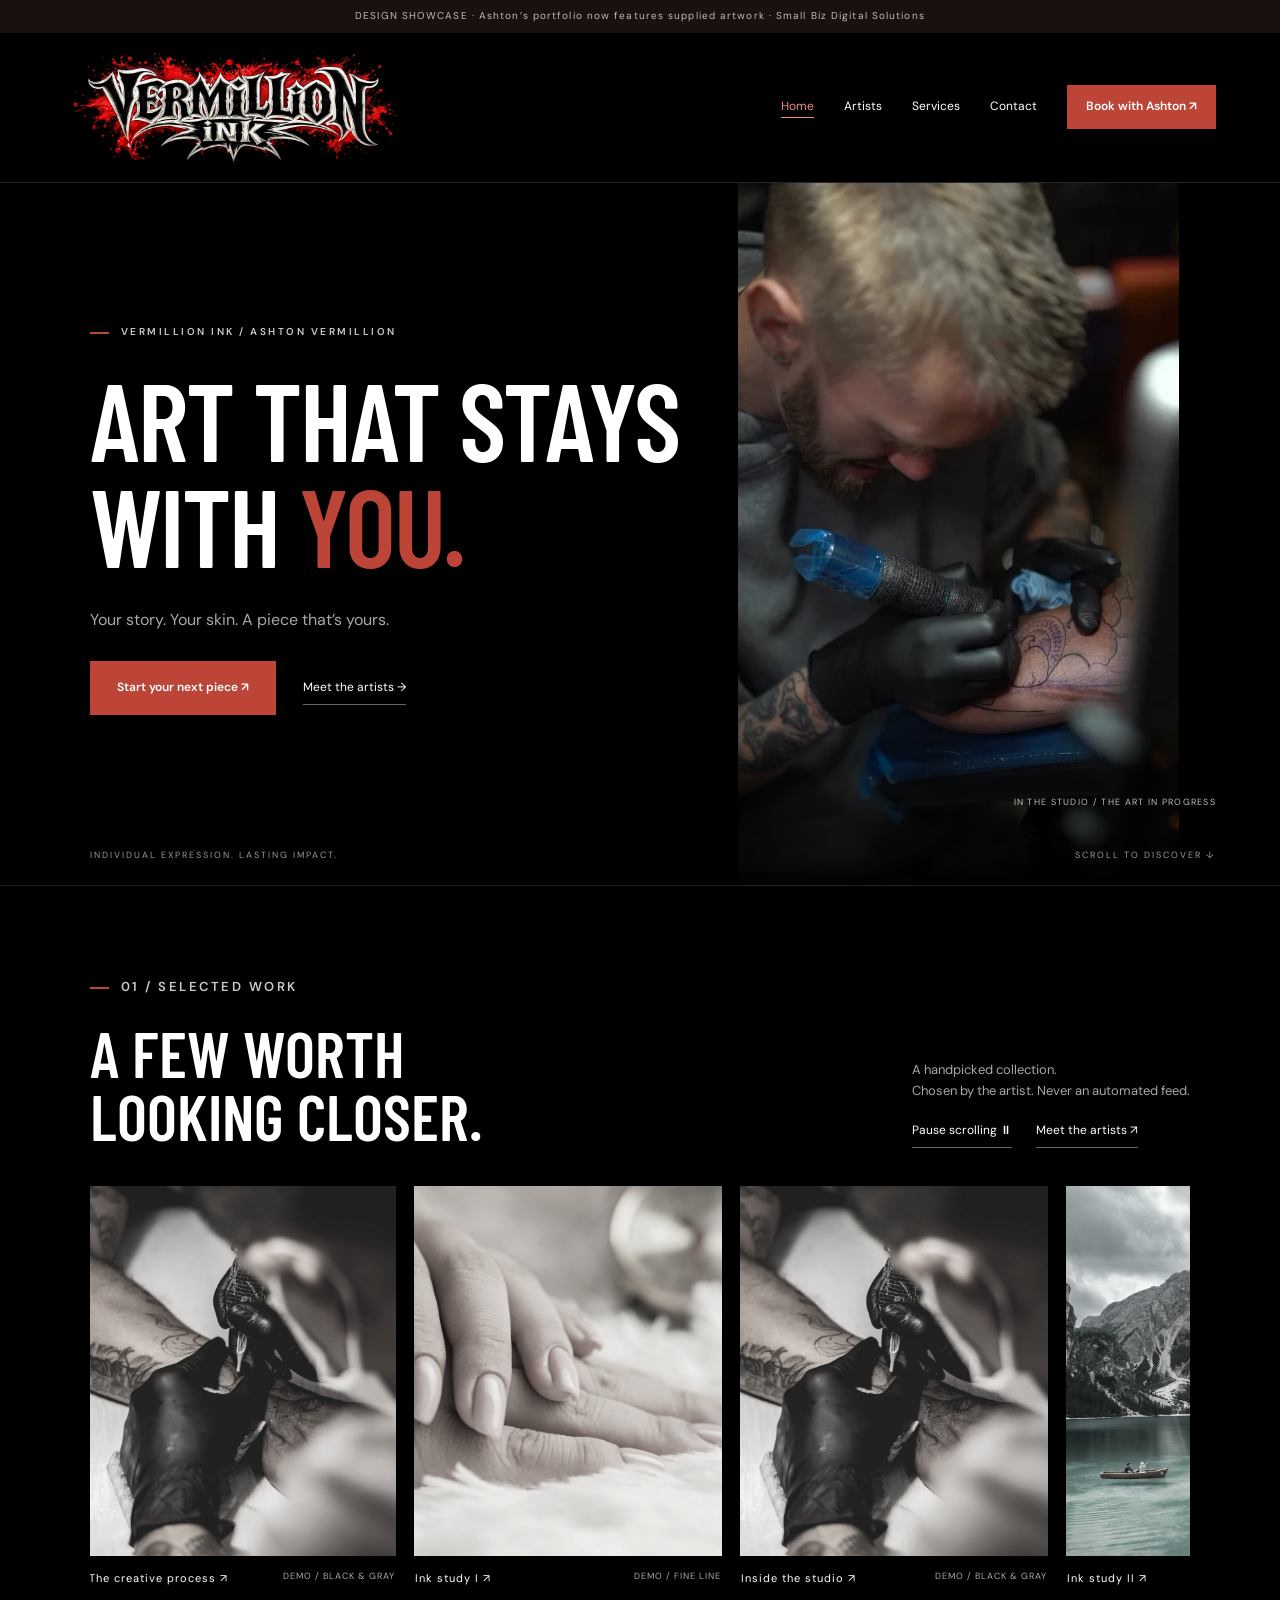
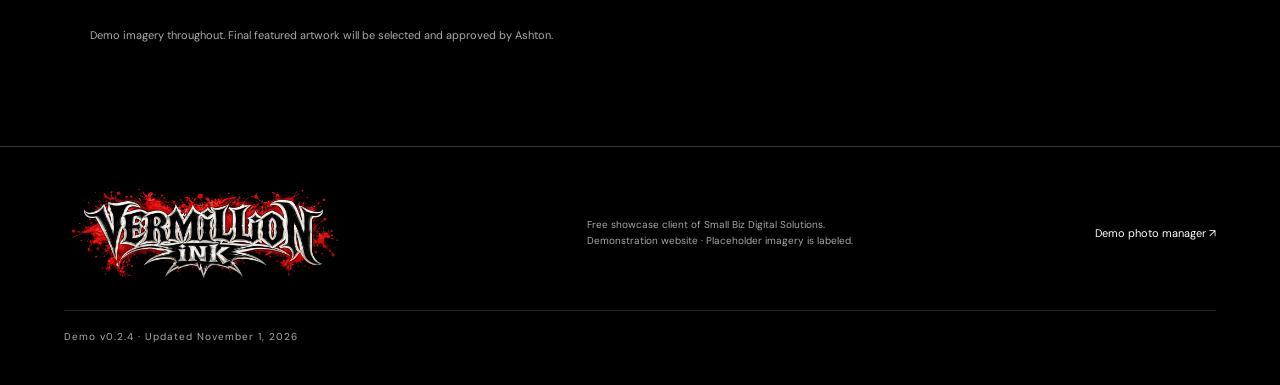
<file: index.html>
<!doctype html>
<html lang="en"><head><meta charset="utf-8"><meta name="viewport" content="width=device-width, initial-scale=1"><meta name="description" content="Vermillion Ink tattoo studio demonstration for Ashton Vermillion."><title>Vermillion Ink | Art that stays with you</title><link rel="stylesheet" href="style.css"></head><body>
<a class="skip" href="#main">Skip to content</a><div class="demo">DESIGN SHOWCASE · Ashton’s portfolio now features supplied artwork · Small Biz Digital Solutions</div>
<header><a class="brand brand-with-logo" href="index.html" aria-label="Vermillion Ink home"><img class="studio-logo" src="assets/vermillion-ink-black-logo.webp" alt="Vermillion Ink" width="1020" height="340"></a><button id="menu" aria-expanded="false" aria-controls="nav">Menu +</button><nav id="nav" aria-label="Main"><a href="index.html" aria-current="page">Home</a><a href="artists.html">Artists</a><a href="services.html">Services</a><a href="contact.html">Contact</a><a class="button small" href="https://ashtonvermillion.glossgenius.com" target="_blank" rel="noopener">Book with Ashton ↗</a></nav></header>
<main id="main"><section class="hero"><img src="assets/studio-artist-at-work.webp" alt="Tattoo artist concentrating on a piece, working with gloved hands" width="702" height="1119" fetchpriority="high"><div class="hero-shade"></div><div class="hero-copy"><p class="eyebrow">VERMILLION INK / ASHTON VERMILLION</p><h1>Art that stays<br>with <em>you.</em></h1><p>Your story. Your skin. A piece that’s yours.</p><div class="actions"><a class="button" href="https://ashtonvermillion.glossgenius.com" target="_blank" rel="noopener">Start your next piece ↗</a><a class="text-link" href="artists.html">Meet the artists →</a></div></div><span class="photo-note">IN THE STUDIO / THE ART IN PROGRESS</span><div class="hero-bottom"><span>INDIVIDUAL EXPRESSION. LASTING IMPACT.</span><span>SCROLL TO DISCOVER ↓</span></div></section>
<section class="featured section"><div class="section-head"><div><p class="eyebrow">01 / SELECTED WORK</p><h2>A few worth<br>looking closer.</h2></div><div><p>A handpicked collection.<br>Chosen by the artist. Never an automated feed.</p><button id="pause" class="text-link" aria-pressed="false">Pause scrolling ⏸</button> <a class="text-link" href="artists.html">Meet the artists ↗</a></div></div><div id="featured" class="filmstrip" aria-label="Featured demo tattoo gallery"></div><p class="caption">Demo imagery throughout. Final featured artwork will be selected and approved by Ashton.</p></section>


</main>
<footer><a class="brand brand-with-logo" href="index.html" aria-label="Vermillion Ink home"><img class="studio-logo" src="assets/vermillion-ink-black-logo.webp" alt="Vermillion Ink" width="1020" height="340"></a><p>Free showcase client of Small Biz Digital Solutions.<br>Demonstration website · Placeholder imagery is labeled.</p><a href="manage.html">Demo photo manager ↗</a><p class="release-version" id="release-version">Demo v0.2.4 · Updated November 1, 2026</p></footer><dialog id="lightbox" aria-label="Tattoo photograph viewer"><button id="close" aria-label="Close photograph">Close ×</button><button id="previous" aria-label="Previous photograph">←</button><figure><img id="large" alt=""><figcaption id="image-caption"></figcaption></figure><button id="next" aria-label="Next photograph">→</button></dialog><script src="ashton-portfolio.js"></script><script src="app.js"></script></body></html>
</file>
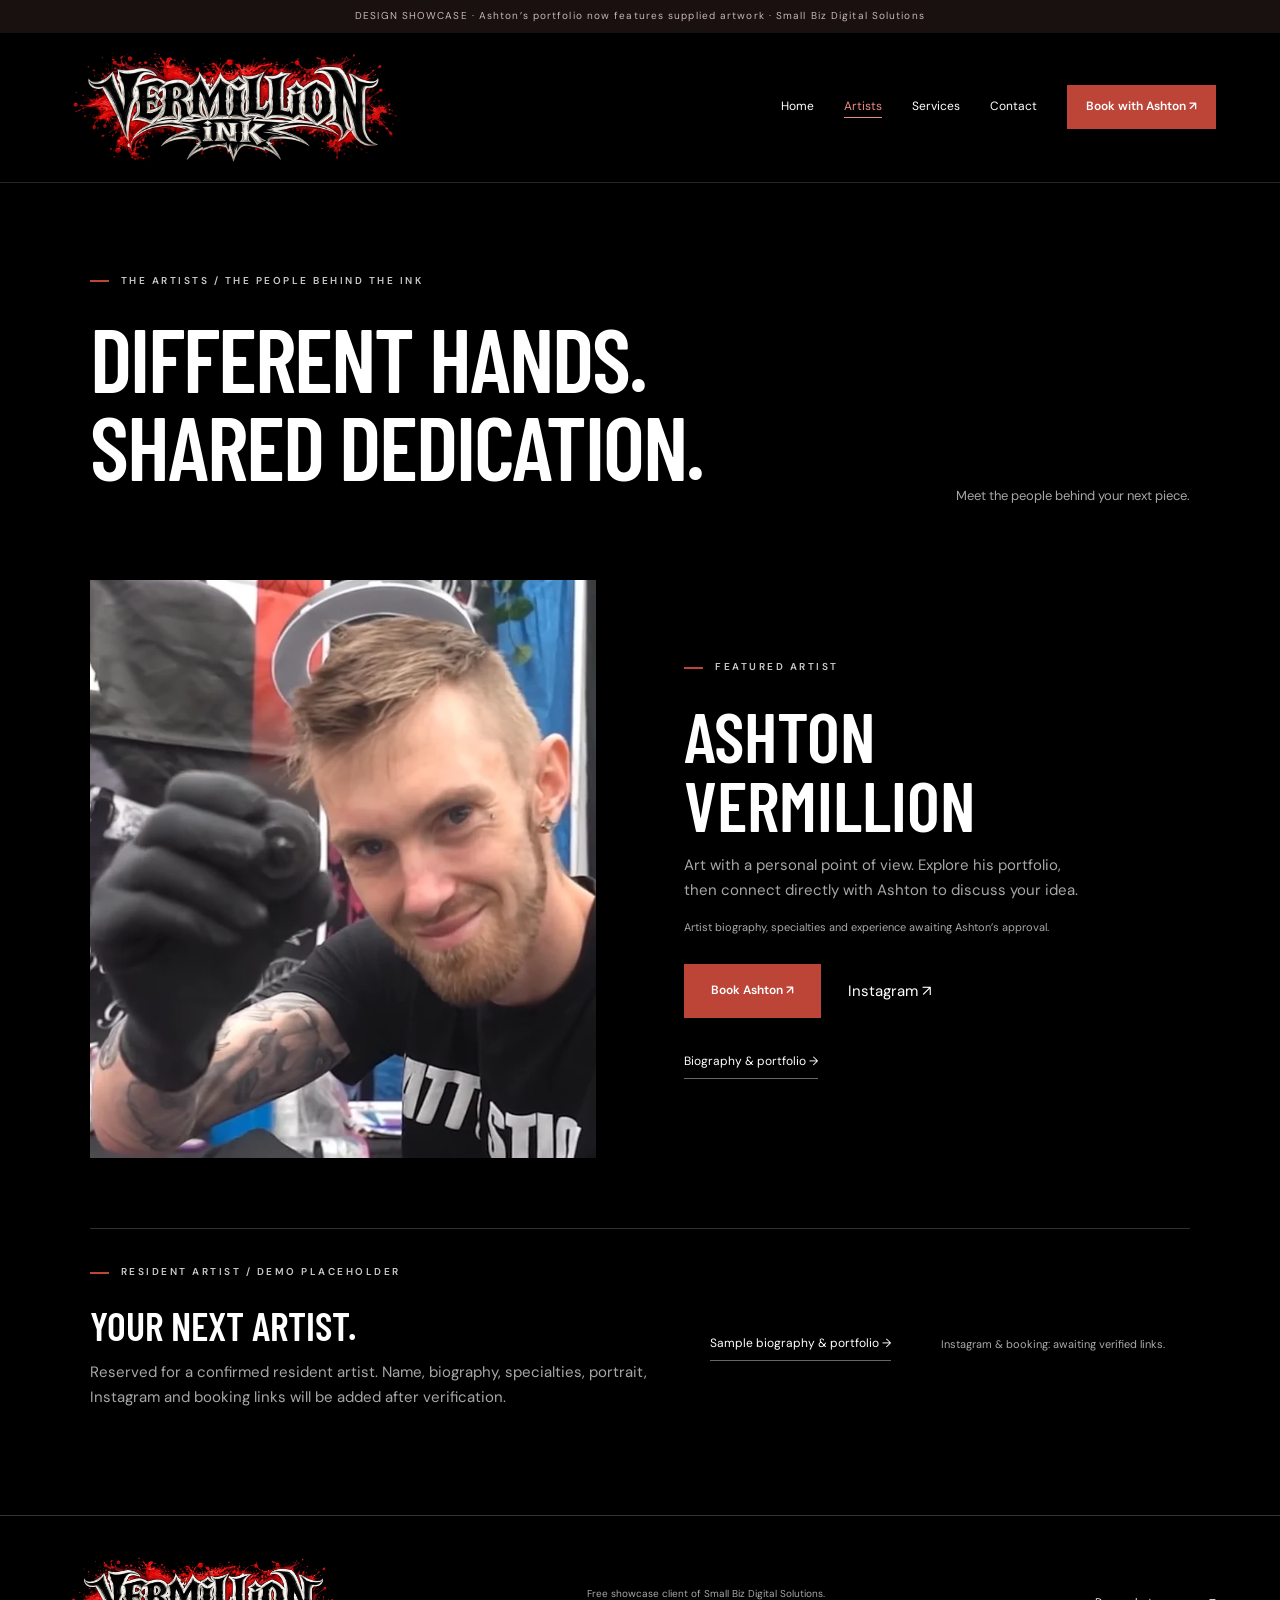
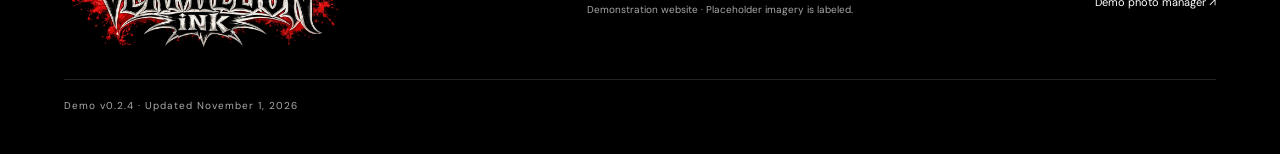
<file: artists.html>
<!doctype html>
<html lang="en"><head><meta charset="utf-8"><meta name="viewport" content="width=device-width, initial-scale=1"><meta name="description" content="Vermillion Ink tattoo studio demonstration for Ashton Vermillion."><title>Artists | Vermillion Ink</title><link rel="stylesheet" href="style.css"></head><body>
<a class="skip" href="#main">Skip to content</a><div class="demo">DESIGN SHOWCASE · Ashton’s portfolio now features supplied artwork · Small Biz Digital Solutions</div>
<header><a class="brand brand-with-logo" href="index.html" aria-label="Vermillion Ink home"><img class="studio-logo" src="assets/vermillion-ink-black-logo.webp" alt="Vermillion Ink" width="1020" height="340"></a><button id="menu" aria-expanded="false" aria-controls="nav">Menu +</button><nav id="nav" aria-label="Main"><a href="index.html">Home</a><a href="artists.html" aria-current="page">Artists</a><a href="services.html">Services</a><a href="contact.html">Contact</a><a class="button small" href="https://ashtonvermillion.glossgenius.com" target="_blank" rel="noopener">Book with Ashton ↗</a></nav></header>
<main id="main" class="standalone"><section id="artists" class="section artists"><p class="eyebrow">THE ARTISTS / THE PEOPLE BEHIND THE INK</p><div class="section-head"><h1>Different hands.<br>Shared dedication.</h1><p>Meet the people behind your next piece.</p></div><article class="artist"><a class="artist-visual featured-portrait" href="ashton.html" aria-label="View Ashton Vermillion’s biography and portfolio"><img src="assets/ashton-featured-artist.webp" alt="Ashton Vermillion holding his tattoo machine" width="688" height="786" loading="lazy"></a><div><p class="eyebrow">FEATURED ARTIST</p><h3>Ashton<br>Vermillion</h3><p>Art with a personal point of view. Explore his portfolio, then connect directly with Ashton to discuss your idea.</p><p class="caption">Artist biography, specialties and experience awaiting Ashton’s approval.</p><div class="actions"><a class="button" href="https://ashtonvermillion.glossgenius.com" target="_blank" rel="noopener">Book Ashton ↗</a><a href="https://www.instagram.com/avermillionink" target="_blank" rel="noopener">Instagram ↗</a></div><a class="text-link" href="ashton.html">Biography & portfolio →</a></div></article><article class="resident"><div><p class="eyebrow">RESIDENT ARTIST / DEMO PLACEHOLDER</p><h3>Your next artist.</h3><p>Reserved for a confirmed resident artist. Name, biography, specialties, portrait, Instagram and booking links will be added after verification.</p></div><a class="text-link" href="resident.html">Sample biography & portfolio →</a><p class="caption">Instagram & booking: awaiting verified links.</p></article></section></main>
<footer><a class="brand brand-with-logo" href="index.html" aria-label="Vermillion Ink home"><img class="studio-logo" src="assets/vermillion-ink-black-logo.webp" alt="Vermillion Ink" width="1020" height="340"></a><p>Free showcase client of Small Biz Digital Solutions.<br>Demonstration website · Placeholder imagery is labeled.</p><a href="manage.html">Demo photo manager ↗</a><p class="release-version" id="release-version">Demo v0.2.4 · Updated November 1, 2026</p></footer><dialog id="lightbox" aria-label="Tattoo photograph viewer"><button id="close" aria-label="Close photograph">Close ×</button><button id="previous" aria-label="Previous photograph">←</button><figure><img id="large" alt=""><figcaption id="image-caption"></figcaption></figure><button id="next" aria-label="Next photograph">→</button></dialog><script src="ashton-portfolio.js"></script><script src="app.js"></script></body></html>
</file>
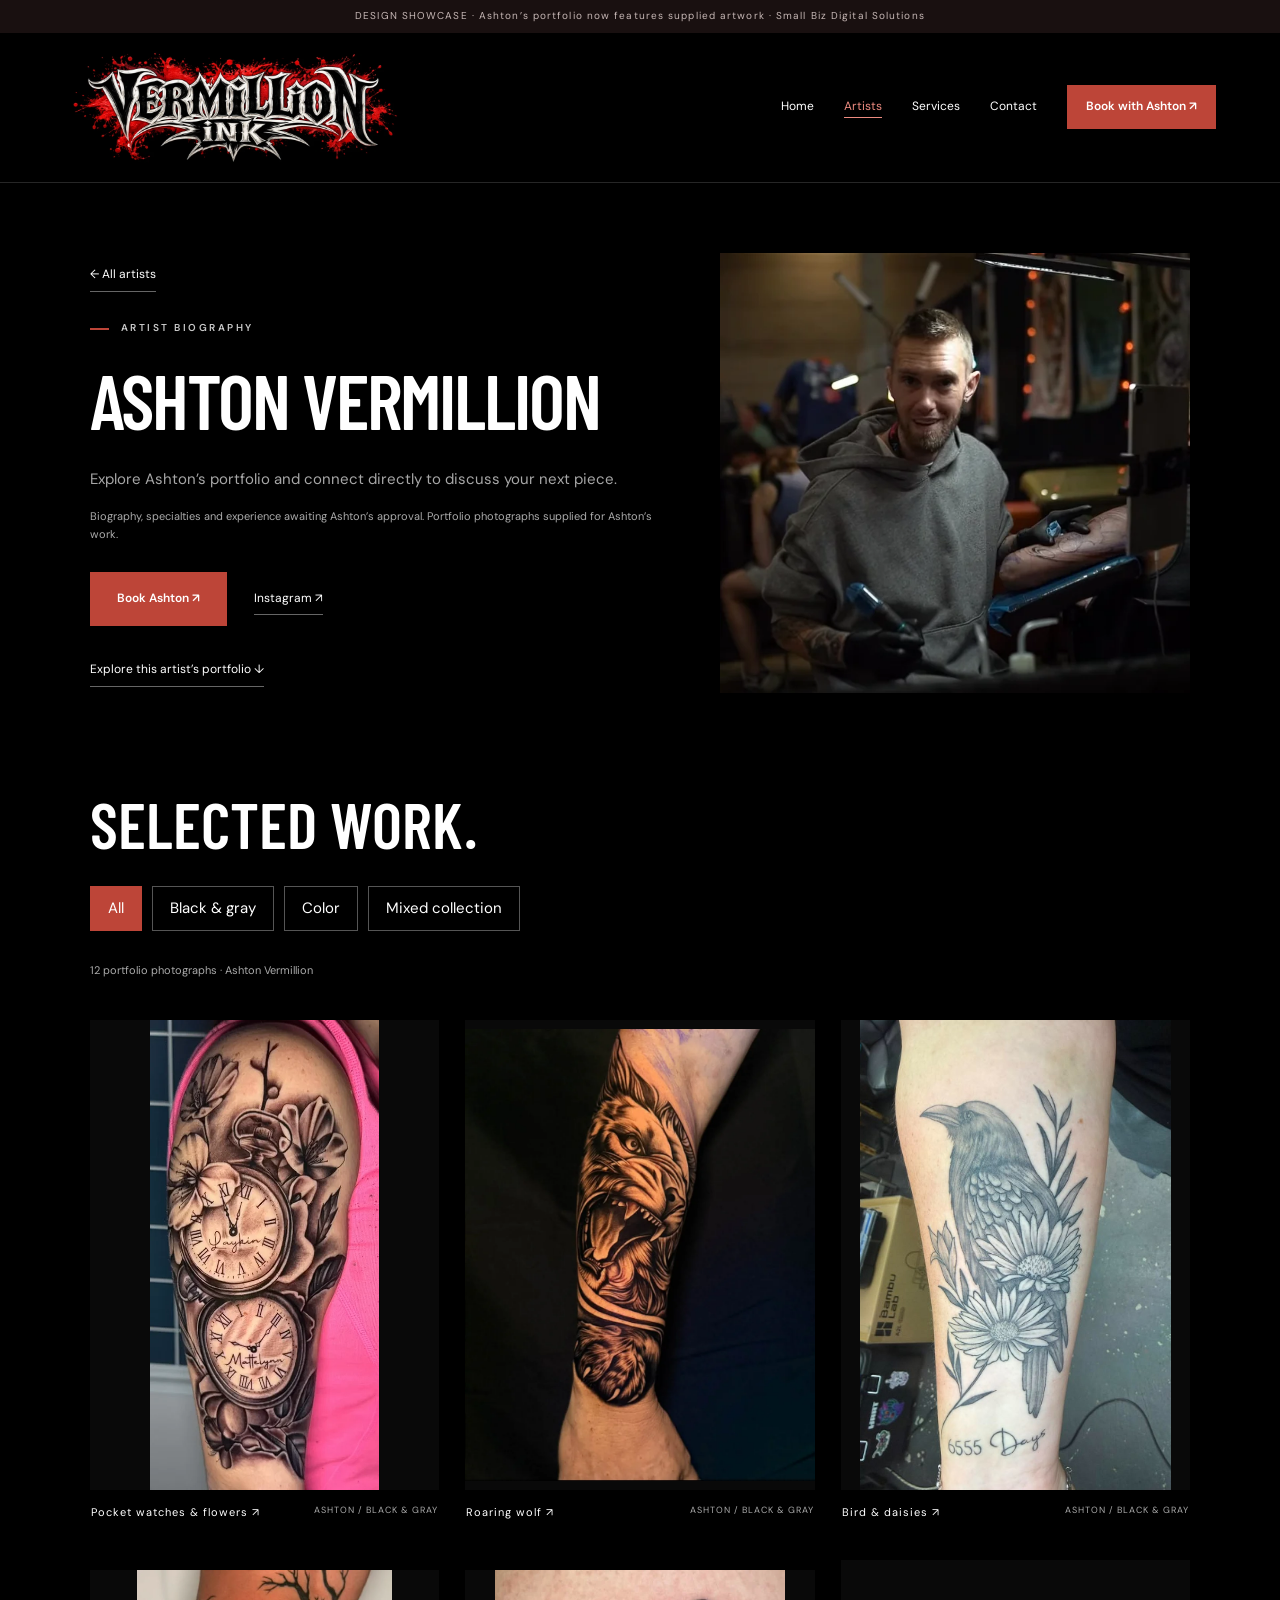
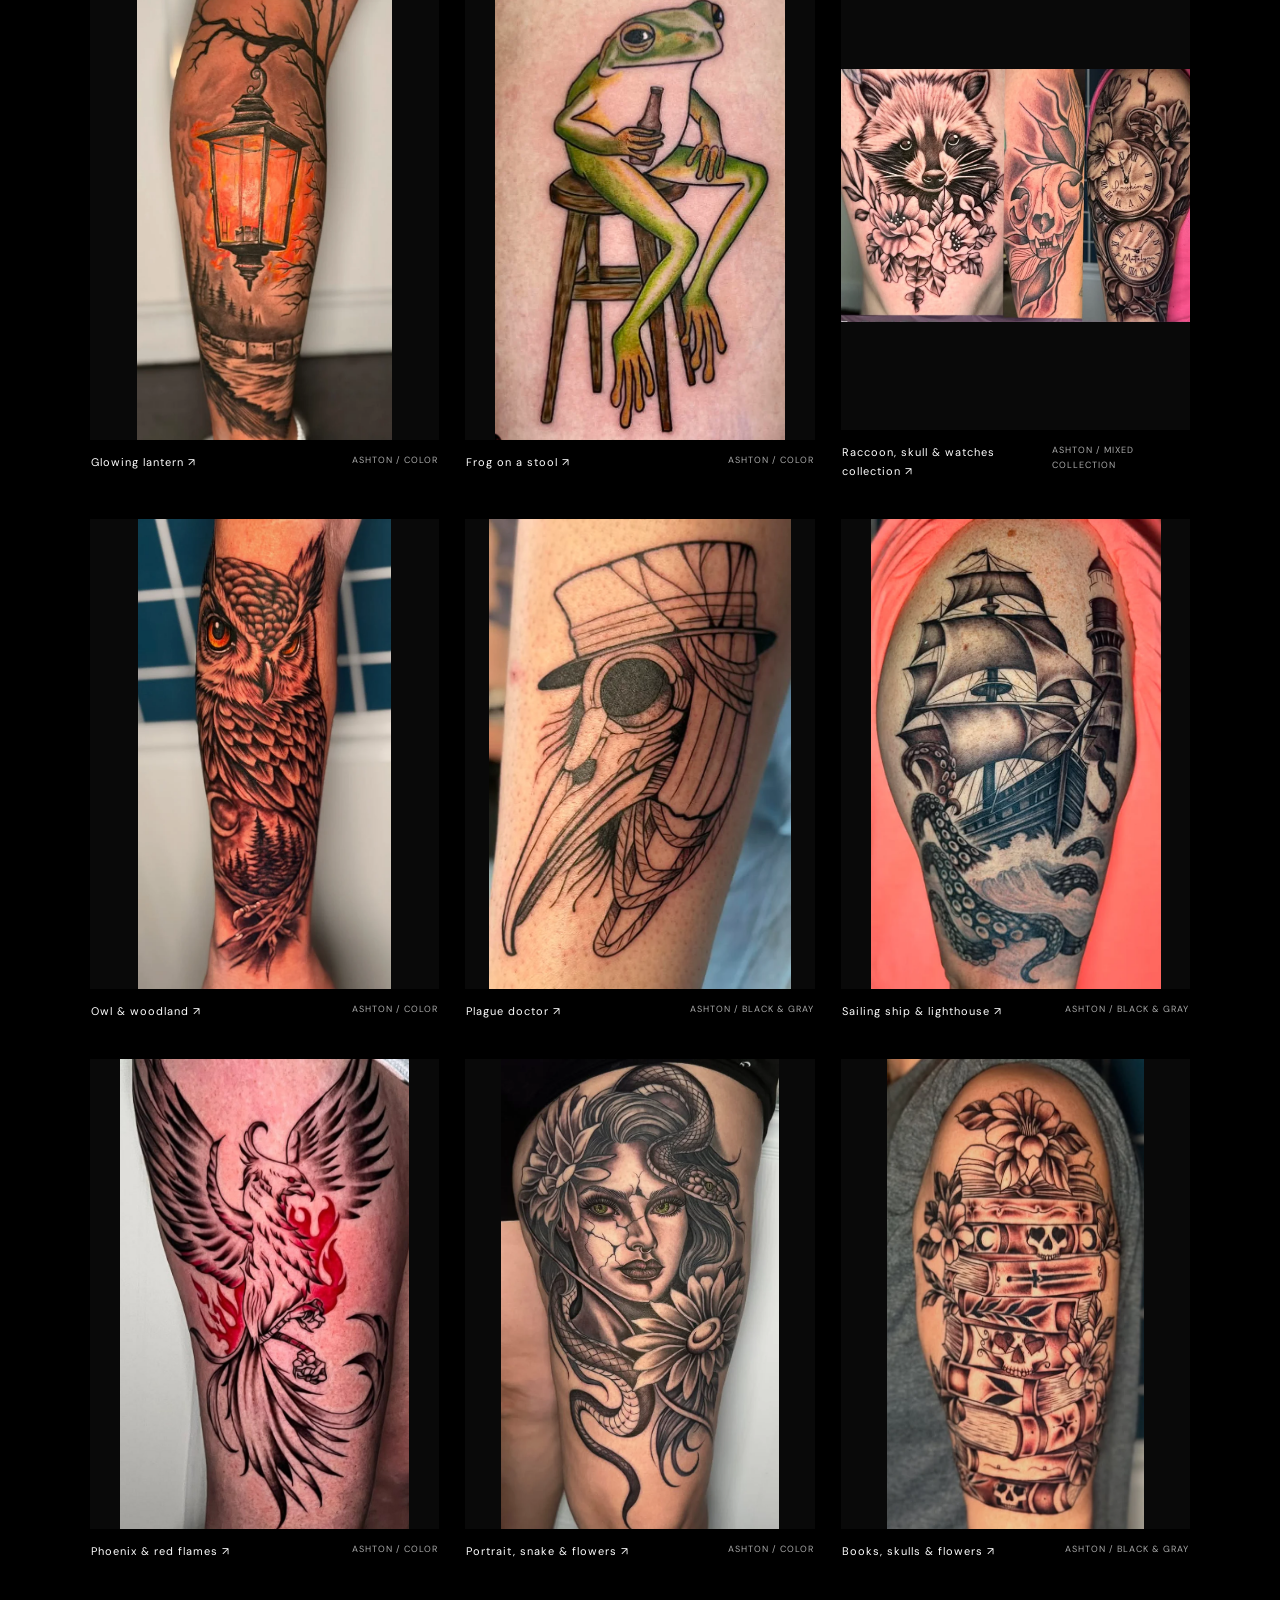
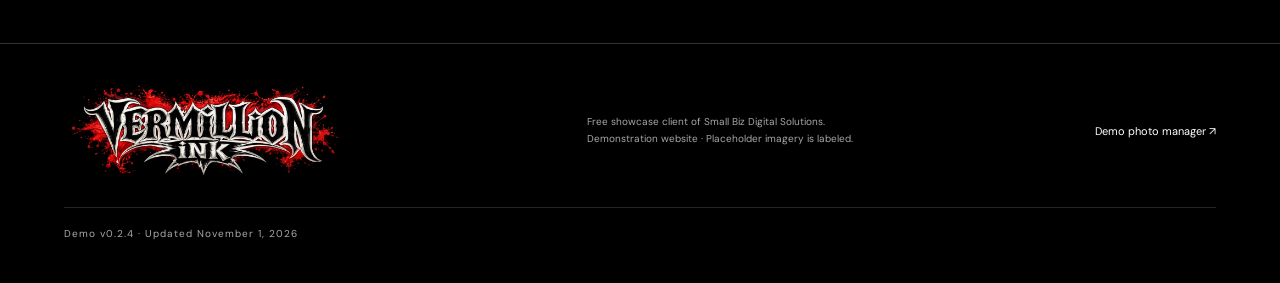
<file: ashton.html>
<!doctype html>
<html lang="en"><head><meta charset="utf-8"><meta name="viewport" content="width=device-width, initial-scale=1"><meta name="description" content="Vermillion Ink tattoo studio demonstration for Ashton Vermillion."><title>Ashton Vermillion | Vermillion Ink</title><link rel="stylesheet" href="style.css"></head><body>
<a class="skip" href="#main">Skip to content</a><div class="demo">DESIGN SHOWCASE · Ashton’s portfolio now features supplied artwork · Small Biz Digital Solutions</div>
<header><a class="brand brand-with-logo" href="index.html" aria-label="Vermillion Ink home"><img class="studio-logo" src="assets/vermillion-ink-black-logo.webp" alt="Vermillion Ink" width="1020" height="340"></a><button id="menu" aria-expanded="false" aria-controls="nav">Menu +</button><nav id="nav" aria-label="Main"><a href="index.html">Home</a><a href="artists.html" aria-current="page">Artists</a><a href="services.html">Services</a><a href="contact.html">Contact</a><a class="button small" href="https://ashtonvermillion.glossgenius.com" target="_blank" rel="noopener">Book with Ashton ↗</a></nav></header>
<main id="main" class="standalone"><section class="portfolio-intro biography-intro"><div class="biography-copy"><a class="text-link" href="artists.html">← All artists</a><p class="eyebrow">ARTIST BIOGRAPHY</p><h1>Ashton Vermillion</h1><p>Explore Ashton’s portfolio and connect directly to discuss your next piece.</p><p class="caption">Biography, specialties and experience awaiting Ashton’s approval. Portfolio photographs supplied for Ashton’s work.</p><div class="actions"><a class="button" href="https://ashtonvermillion.glossgenius.com" target="_blank" rel="noopener">Book Ashton ↗</a><a class="text-link" href="https://www.instagram.com/avermillionink" target="_blank" rel="noopener">Instagram ↗</a></div><a class="text-link" href="#artist-work">Explore this artist’s portfolio ↓</a></div><figure class="biography-photo"><img src="assets/ashton-biography.webp" alt="Ashton Vermillion at his tattoo station" width="705" height="660" fetchpriority="high"></figure></section><section id="artist-work" class="portfolio-intro"><h2>Selected work.</h2><div id="filters" class="filters" aria-label="Tattoo category filters"></div><p id="count" role="status" class="caption"></p></section><section id="portfolio-grid" data-artist="ashton" class="grid" aria-label="Ashton Vermillion portfolio"></section></main>
<footer><a class="brand brand-with-logo" href="index.html" aria-label="Vermillion Ink home"><img class="studio-logo" src="assets/vermillion-ink-black-logo.webp" alt="Vermillion Ink" width="1020" height="340"></a><p>Free showcase client of Small Biz Digital Solutions.<br>Demonstration website · Placeholder imagery is labeled.</p><a href="manage.html">Demo photo manager ↗</a><p class="release-version" id="release-version">Demo v0.2.4 · Updated November 1, 2026</p></footer><dialog id="lightbox" aria-label="Tattoo photograph viewer"><button id="close" aria-label="Close photograph">Close ×</button><button id="previous" aria-label="Previous photograph">←</button><figure><img id="large" alt=""><figcaption id="image-caption"></figcaption></figure><button id="next" aria-label="Next photograph">→</button></dialog><script src="ashton-portfolio.js"></script><script src="app.js"></script></body></html>
</file>
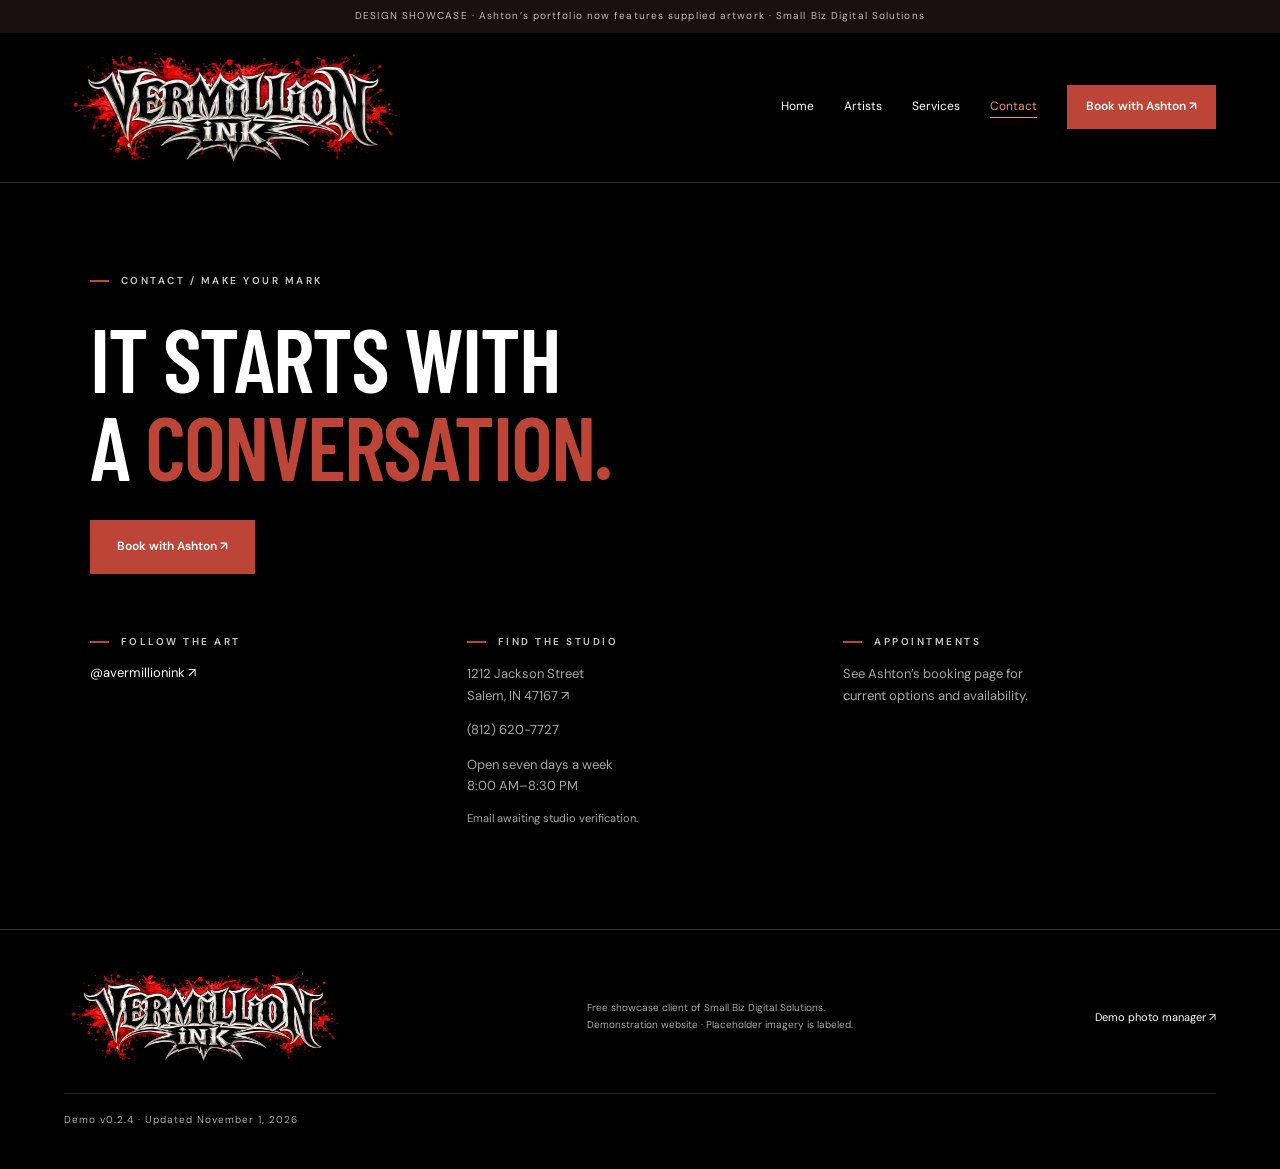
<file: contact.html>
<!doctype html>
<html lang="en"><head><meta charset="utf-8"><meta name="viewport" content="width=device-width, initial-scale=1"><meta name="description" content="Vermillion Ink tattoo studio demonstration for Ashton Vermillion."><title>Contact | Vermillion Ink</title><link rel="stylesheet" href="style.css"></head><body>
<a class="skip" href="#main">Skip to content</a><div class="demo">DESIGN SHOWCASE · Ashton’s portfolio now features supplied artwork · Small Biz Digital Solutions</div>
<header><a class="brand brand-with-logo" href="index.html" aria-label="Vermillion Ink home"><img class="studio-logo" src="assets/vermillion-ink-black-logo.webp" alt="Vermillion Ink" width="1020" height="340"></a><button id="menu" aria-expanded="false" aria-controls="nav">Menu +</button><nav id="nav" aria-label="Main"><a href="index.html">Home</a><a href="artists.html">Artists</a><a href="services.html">Services</a><a href="contact.html" aria-current="page">Contact</a><a class="button small" href="https://ashtonvermillion.glossgenius.com" target="_blank" rel="noopener">Book with Ashton ↗</a></nav></header>
<main id="main" class="standalone"><section id="contact" class="section contact"><p class="eyebrow">CONTACT / MAKE YOUR MARK</p><h1>It starts with<br>a <em>conversation.</em></h1><a class="button" href="https://ashtonvermillion.glossgenius.com" target="_blank" rel="noopener">Book with Ashton ↗</a><div class="contact-details"><div><p class="eyebrow">FOLLOW THE ART</p><a href="https://www.instagram.com/avermillionink" target="_blank" rel="noopener">@avermillionink ↗</a></div><div><p class="eyebrow">FIND THE STUDIO</p><p><a href="https://www.google.com/maps/search/?api=1&amp;query=1212%20Jackson%20Street%2C%20Salem%2C%20IN%2047167" target="_blank" rel="noopener">1212 Jackson Street<br>Salem, IN 47167 ↗</a></p><p><a href="tel:+18126207727" aria-label="Call the studio at 812 620 7727">(812) 620-7727</a></p><p>Open seven days a week<br>8:00 AM–8:30 PM</p><p class="caption">Email awaiting studio verification.</p></div><div><p class="eyebrow">APPOINTMENTS</p><p>See Ashton’s booking page for<br>current options and availability.</p></div></div></section></main>
<footer><a class="brand brand-with-logo" href="index.html" aria-label="Vermillion Ink home"><img class="studio-logo" src="assets/vermillion-ink-black-logo.webp" alt="Vermillion Ink" width="1020" height="340"></a><p>Free showcase client of Small Biz Digital Solutions.<br>Demonstration website · Placeholder imagery is labeled.</p><a href="manage.html">Demo photo manager ↗</a><p class="release-version" id="release-version">Demo v0.2.4 · Updated November 1, 2026</p></footer><dialog id="lightbox" aria-label="Tattoo photograph viewer"><button id="close" aria-label="Close photograph">Close ×</button><button id="previous" aria-label="Previous photograph">←</button><figure><img id="large" alt=""><figcaption id="image-caption"></figcaption></figure><button id="next" aria-label="Next photograph">→</button></dialog><script src="ashton-portfolio.js"></script><script src="app.js"></script></body></html>
</file>
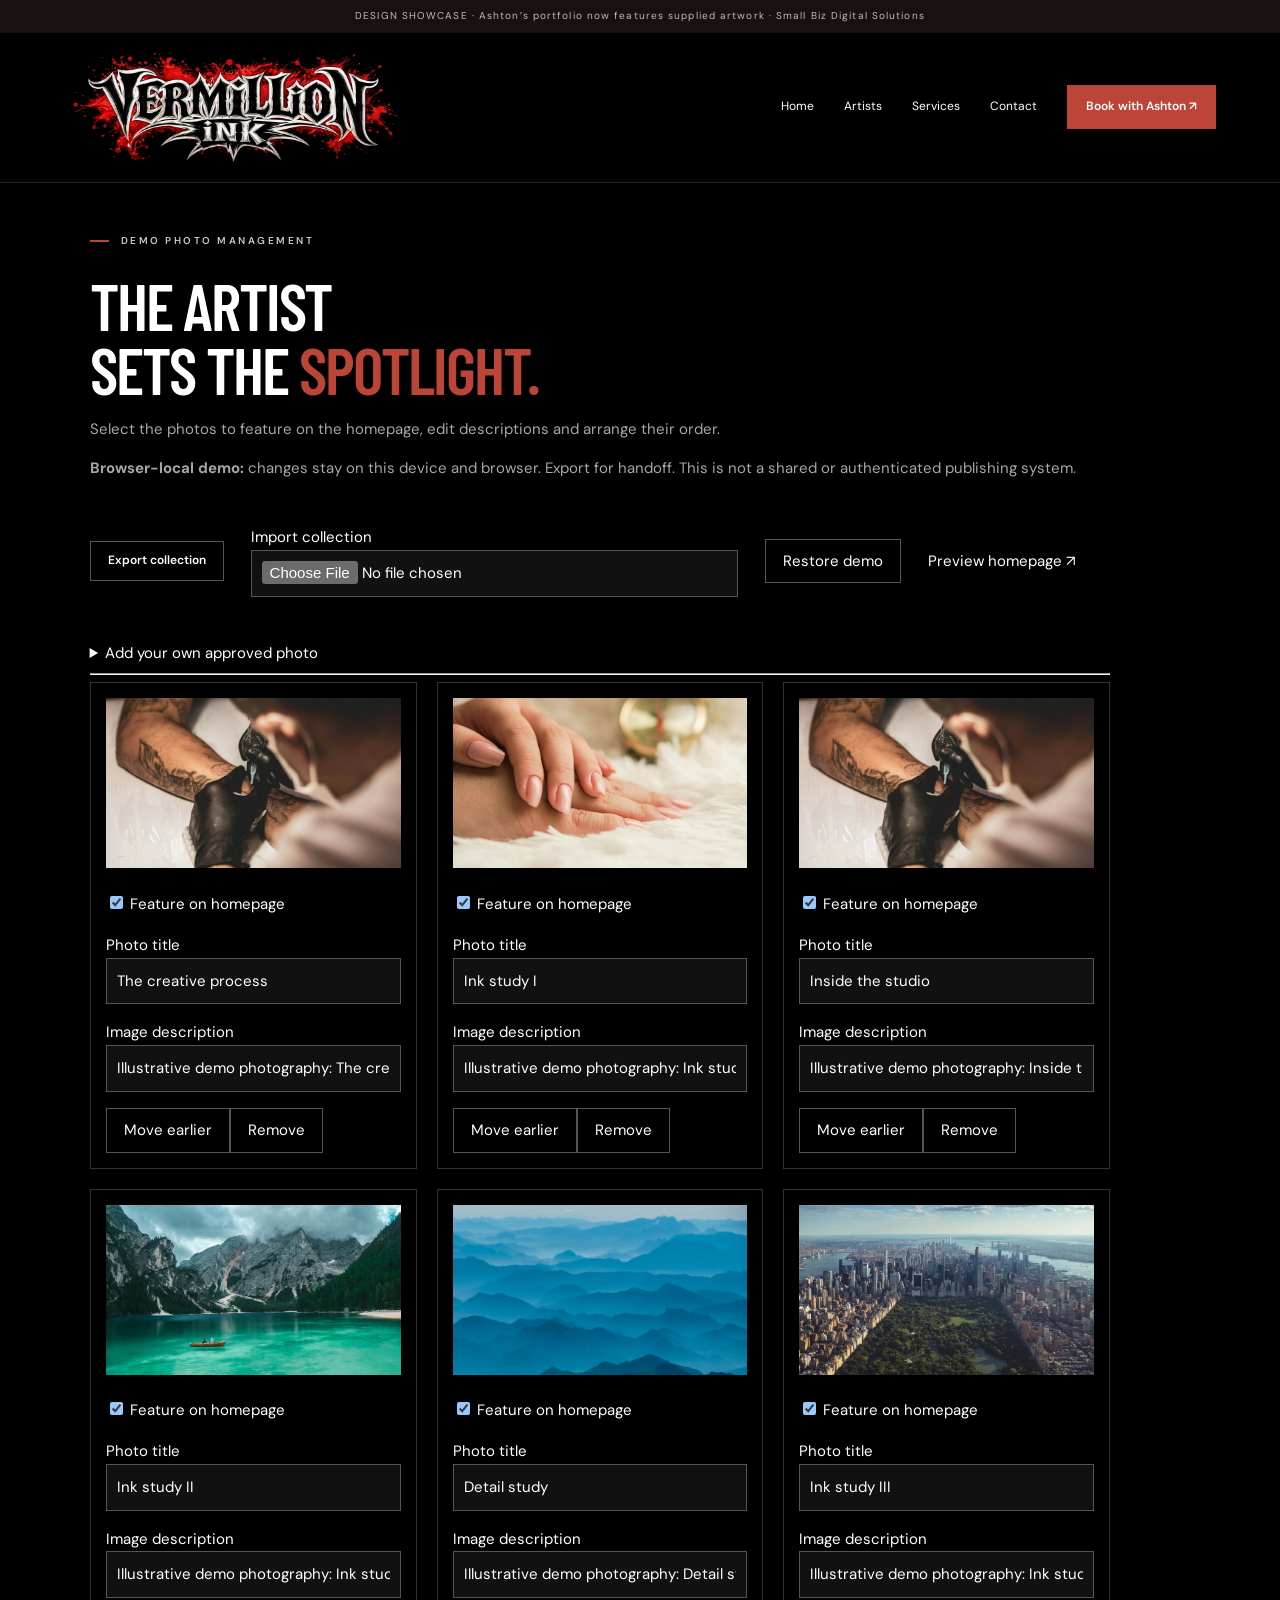
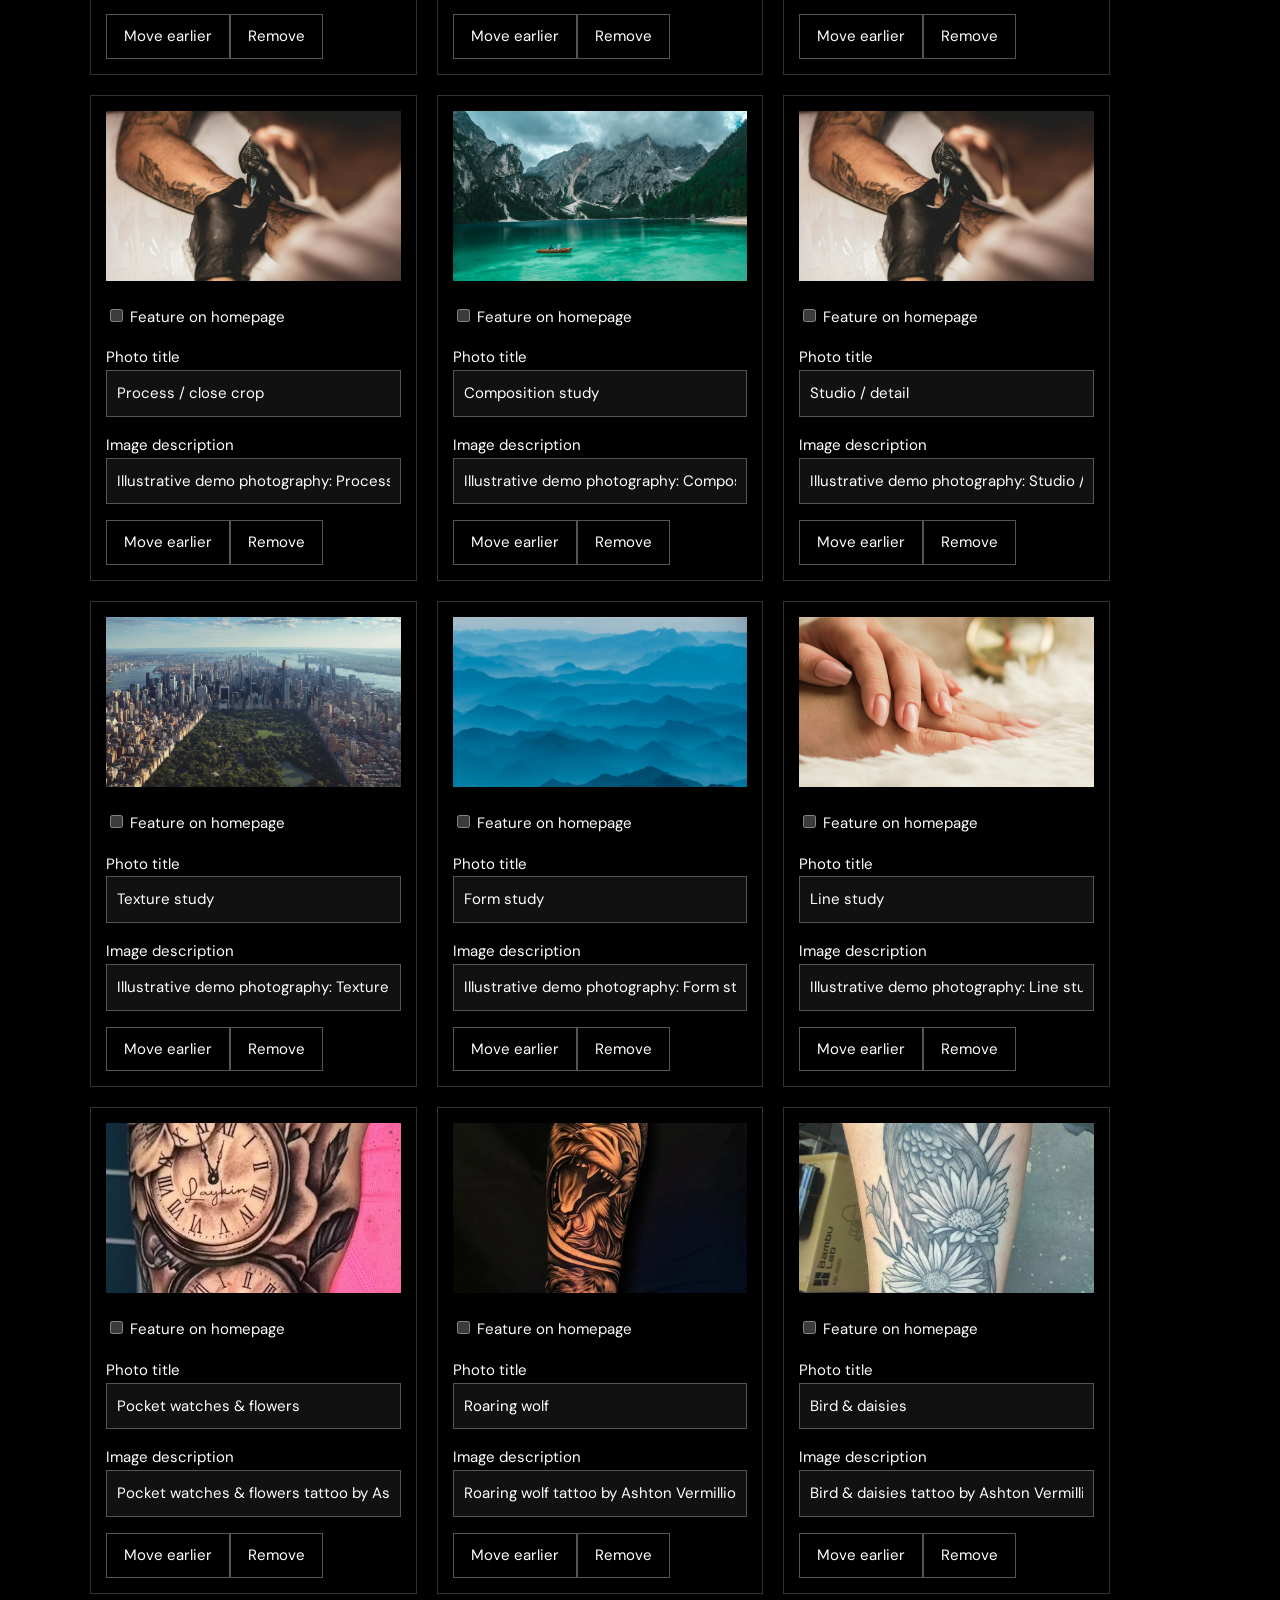
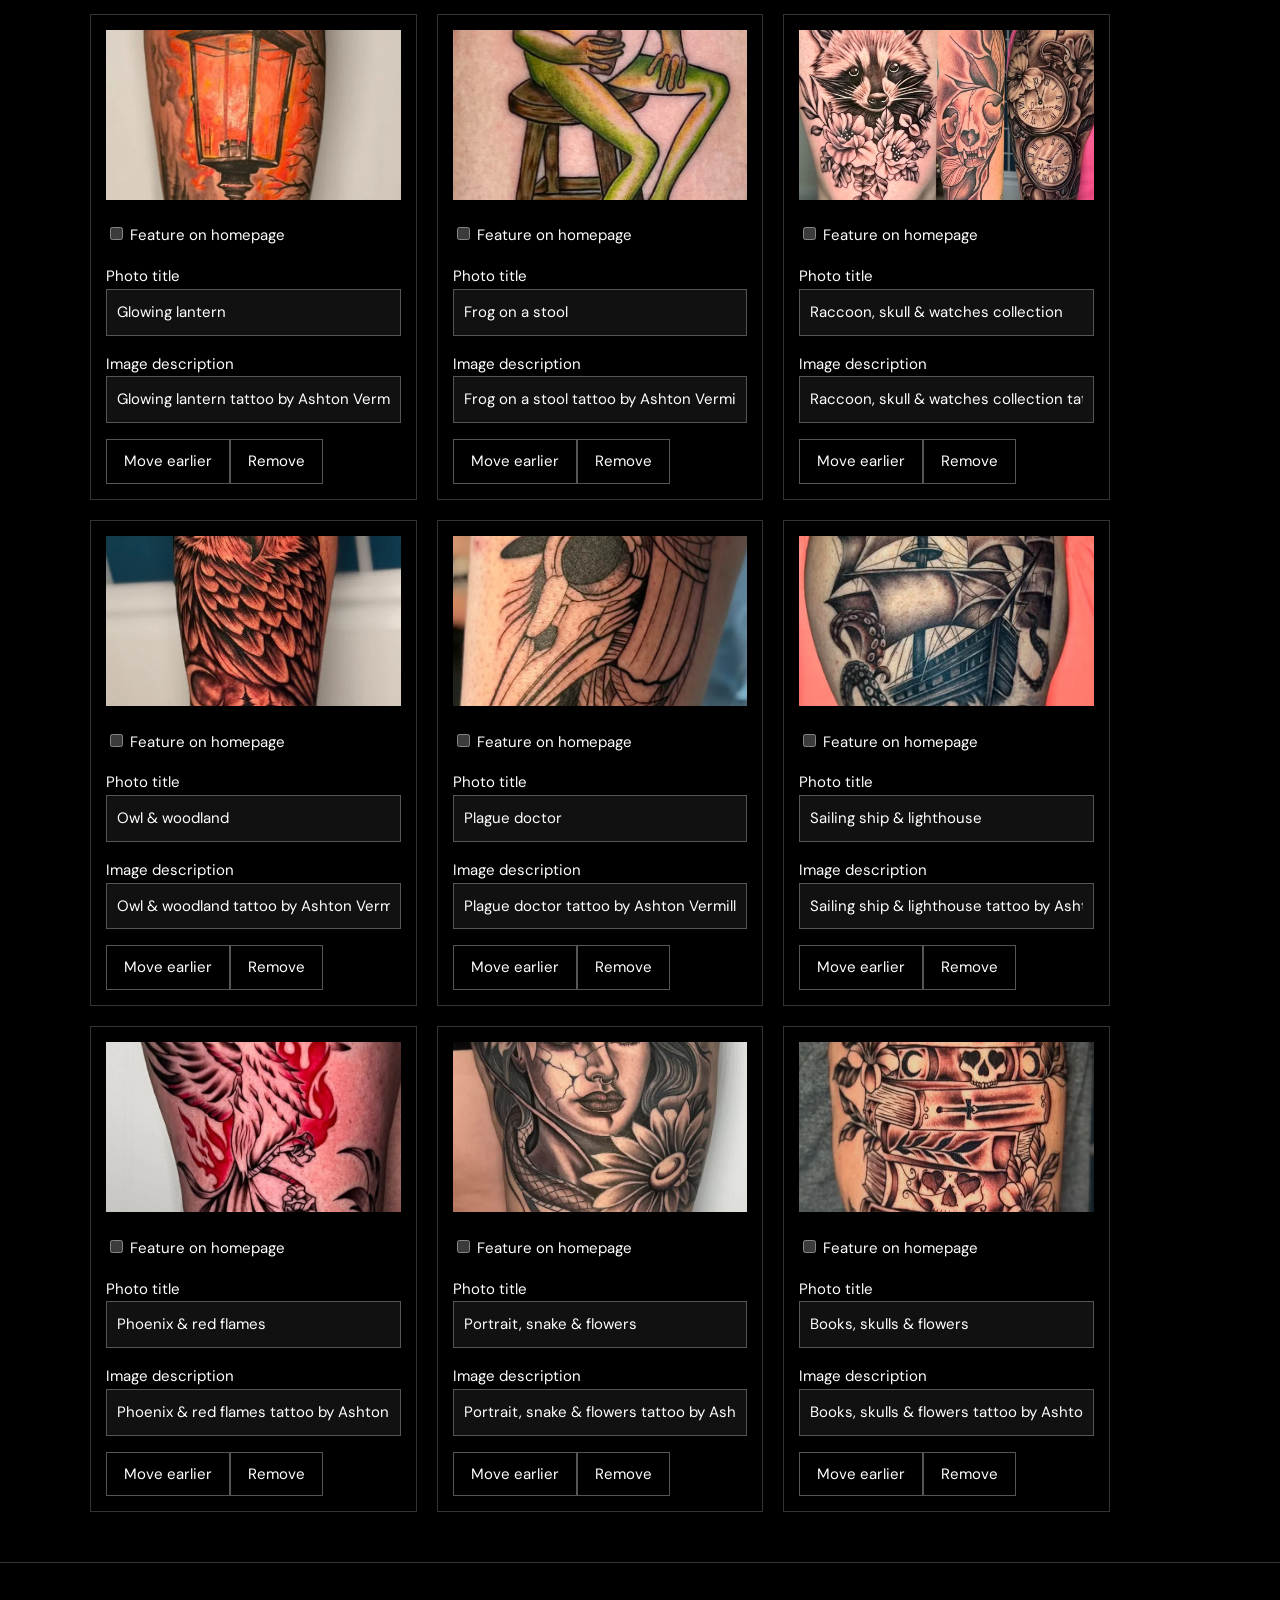
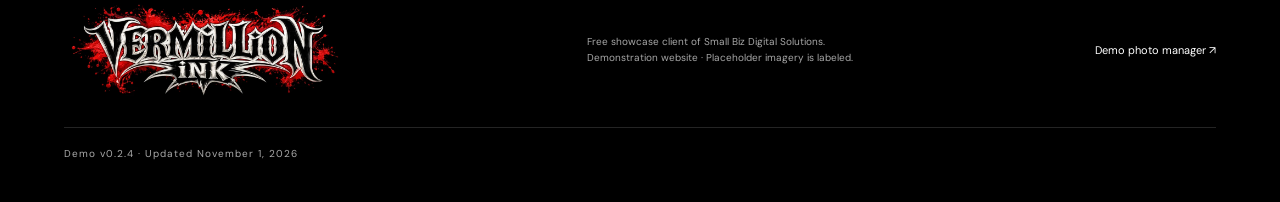
<file: manage.html>
<!doctype html>
<html lang="en"><head><meta charset="utf-8"><meta name="viewport" content="width=device-width, initial-scale=1"><meta name="description" content="Vermillion Ink tattoo studio demonstration for Ashton Vermillion."><title>Demo photo manager | Vermillion Ink</title><link rel="stylesheet" href="style.css"></head><body>
<a class="skip" href="#main">Skip to content</a><div class="demo">DESIGN SHOWCASE · Ashton’s portfolio now features supplied artwork · Small Biz Digital Solutions</div>
<header><a class="brand brand-with-logo" href="index.html" aria-label="Vermillion Ink home"><img class="studio-logo" src="assets/vermillion-ink-black-logo.webp" alt="Vermillion Ink" width="1020" height="340"></a><button id="menu" aria-expanded="false" aria-controls="nav">Menu +</button><nav id="nav" aria-label="Main"><a href="index.html">Home</a><a href="artists.html">Artists</a><a href="services.html">Services</a><a href="contact.html">Contact</a><a class="button small" href="https://ashtonvermillion.glossgenius.com" target="_blank" rel="noopener">Book with Ashton ↗</a></nav></header>
<main id="main"><section class="manager"><p class="eyebrow">DEMO PHOTO MANAGEMENT</p><h1>The artist<br>sets the <em>spotlight.</em></h1><p>Select the photos to feature on the homepage, edit descriptions and arrange their order.</p><p><strong>Browser-local demo:</strong> changes stay on this device and browser. Export for handoff. This is not a shared or authenticated publishing system.</p><div class="actions"><button id="export" class="button">Export collection</button><label>Import collection <input id="import" type="file" accept="application/json"></label><button id="reset">Restore demo</button><a href="index.html">Preview homepage ↗</a></div><p id="save-status" class="status" role="status" aria-live="polite"></p><details><summary>Add your own approved photo</summary><form id="add-photo"><label>Image (JPEG, PNG or WebP, up to 1.5 MB)<input id="upload" type="file" accept="image/jpeg,image/png,image/webp" required></label><label>Photo title<input id="photo-title" required maxlength="100"></label><label>Accessible image description<input id="photo-alt" required maxlength="300"></label><label>Category<select id="photo-category"><option>Black & gray</option><option>Fine line</option><option>Illustrative</option><option>Traditional</option></select></label><label>Artist<select id="photo-artist"><option value="ashton">Ashton</option><option value="resident">Resident placeholder</option></select></label><p class="caption">Upload only approved photos you have permission to use.</p><button class="button" type="submit">Add photo</button></form></details><hr><div id="manage-grid" class="manage-grid"></div></section></main>
<footer><a class="brand brand-with-logo" href="index.html" aria-label="Vermillion Ink home"><img class="studio-logo" src="assets/vermillion-ink-black-logo.webp" alt="Vermillion Ink" width="1020" height="340"></a><p>Free showcase client of Small Biz Digital Solutions.<br>Demonstration website · Placeholder imagery is labeled.</p><a href="manage.html" aria-current="page">Demo photo manager ↗</a><p class="release-version" id="release-version">Demo v0.2.4 · Updated November 1, 2026</p></footer><dialog id="lightbox" aria-label="Tattoo photograph viewer"><button id="close" aria-label="Close photograph">Close ×</button><button id="previous" aria-label="Previous photograph">←</button><figure><img id="large" alt=""><figcaption id="image-caption"></figcaption></figure><button id="next" aria-label="Next photograph">→</button></dialog><script src="ashton-portfolio.js"></script><script src="app.js"></script></body></html>
</file>
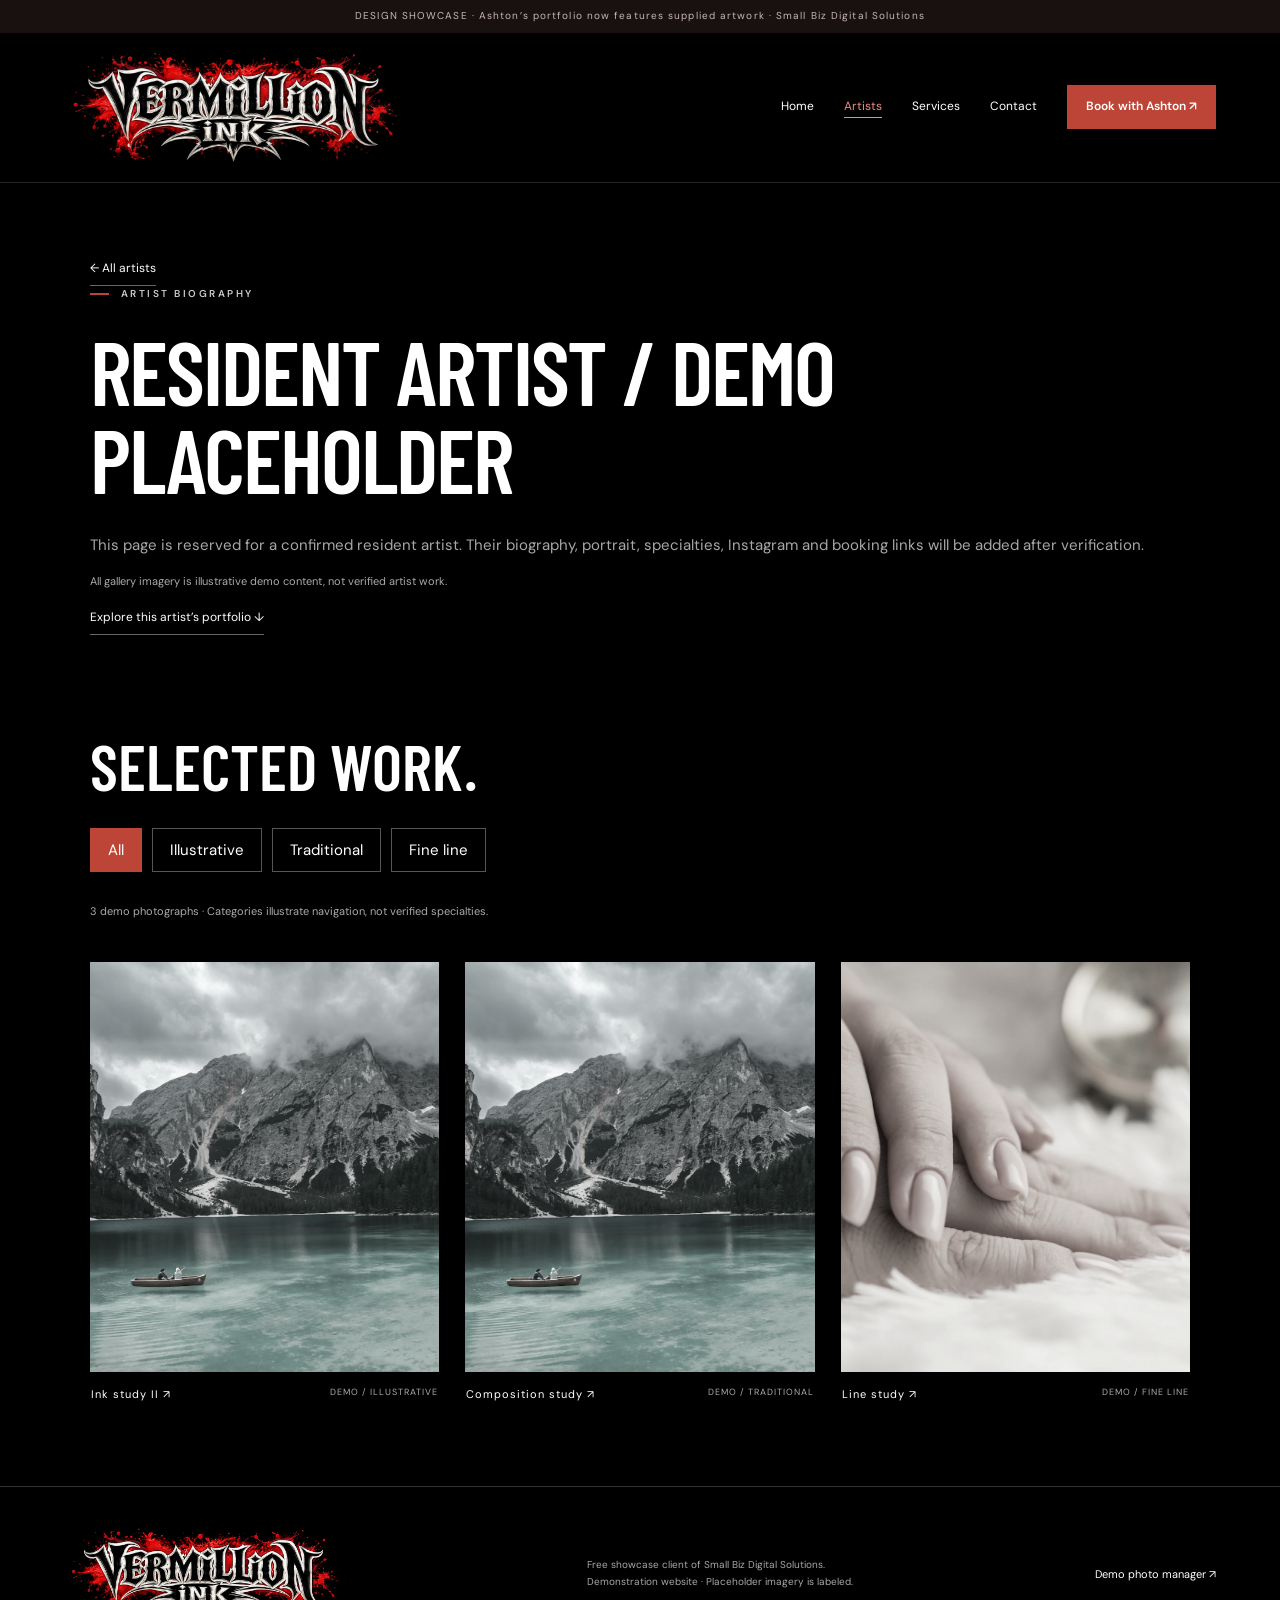
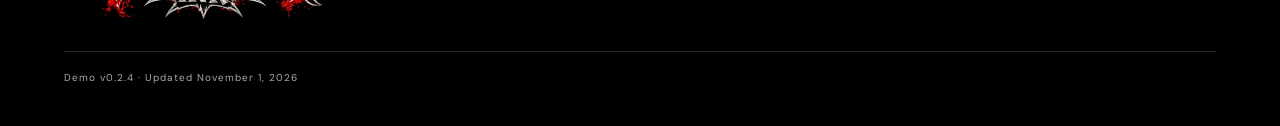
<file: resident.html>
<!doctype html>
<html lang="en"><head><meta charset="utf-8"><meta name="viewport" content="width=device-width, initial-scale=1"><meta name="description" content="Vermillion Ink tattoo studio demonstration for Ashton Vermillion."><title>Resident artist / demo placeholder | Vermillion Ink</title><link rel="stylesheet" href="style.css"></head><body>
<a class="skip" href="#main">Skip to content</a><div class="demo">DESIGN SHOWCASE · Ashton’s portfolio now features supplied artwork · Small Biz Digital Solutions</div>
<header><a class="brand brand-with-logo" href="index.html" aria-label="Vermillion Ink home"><img class="studio-logo" src="assets/vermillion-ink-black-logo.webp" alt="Vermillion Ink" width="1020" height="340"></a><button id="menu" aria-expanded="false" aria-controls="nav">Menu +</button><nav id="nav" aria-label="Main"><a href="index.html">Home</a><a href="artists.html" aria-current="page">Artists</a><a href="services.html">Services</a><a href="contact.html">Contact</a><a class="button small" href="https://ashtonvermillion.glossgenius.com" target="_blank" rel="noopener">Book with Ashton ↗</a></nav></header>
<main id="main" class="standalone"><section class="portfolio-intro"><a class="text-link" href="artists.html">← All artists</a><p class="eyebrow">ARTIST BIOGRAPHY</p><h1>Resident artist / demo placeholder</h1><p>This page is reserved for a confirmed resident artist. Their biography, portrait, specialties, Instagram and booking links will be added after verification.</p><p class="caption">All gallery imagery is illustrative demo content, not verified artist work.</p><a class="text-link" href="#artist-work">Explore this artist’s portfolio ↓</a></section><section id="artist-work" class="portfolio-intro"><h2>Selected work.</h2><div id="filters" class="filters" aria-label="Tattoo category filters"></div><p id="count" role="status" class="caption"></p></section><section id="portfolio-grid" data-artist="resident" class="grid" aria-label="Resident artist / demo placeholder demo portfolio"></section></main>
<footer><a class="brand brand-with-logo" href="index.html" aria-label="Vermillion Ink home"><img class="studio-logo" src="assets/vermillion-ink-black-logo.webp" alt="Vermillion Ink" width="1020" height="340"></a><p>Free showcase client of Small Biz Digital Solutions.<br>Demonstration website · Placeholder imagery is labeled.</p><a href="manage.html">Demo photo manager ↗</a><p class="release-version" id="release-version">Demo v0.2.4 · Updated November 1, 2026</p></footer><dialog id="lightbox" aria-label="Tattoo photograph viewer"><button id="close" aria-label="Close photograph">Close ×</button><button id="previous" aria-label="Previous photograph">←</button><figure><img id="large" alt=""><figcaption id="image-caption"></figcaption></figure><button id="next" aria-label="Next photograph">→</button></dialog><script src="ashton-portfolio.js"></script><script src="app.js"></script></body></html>
</file>
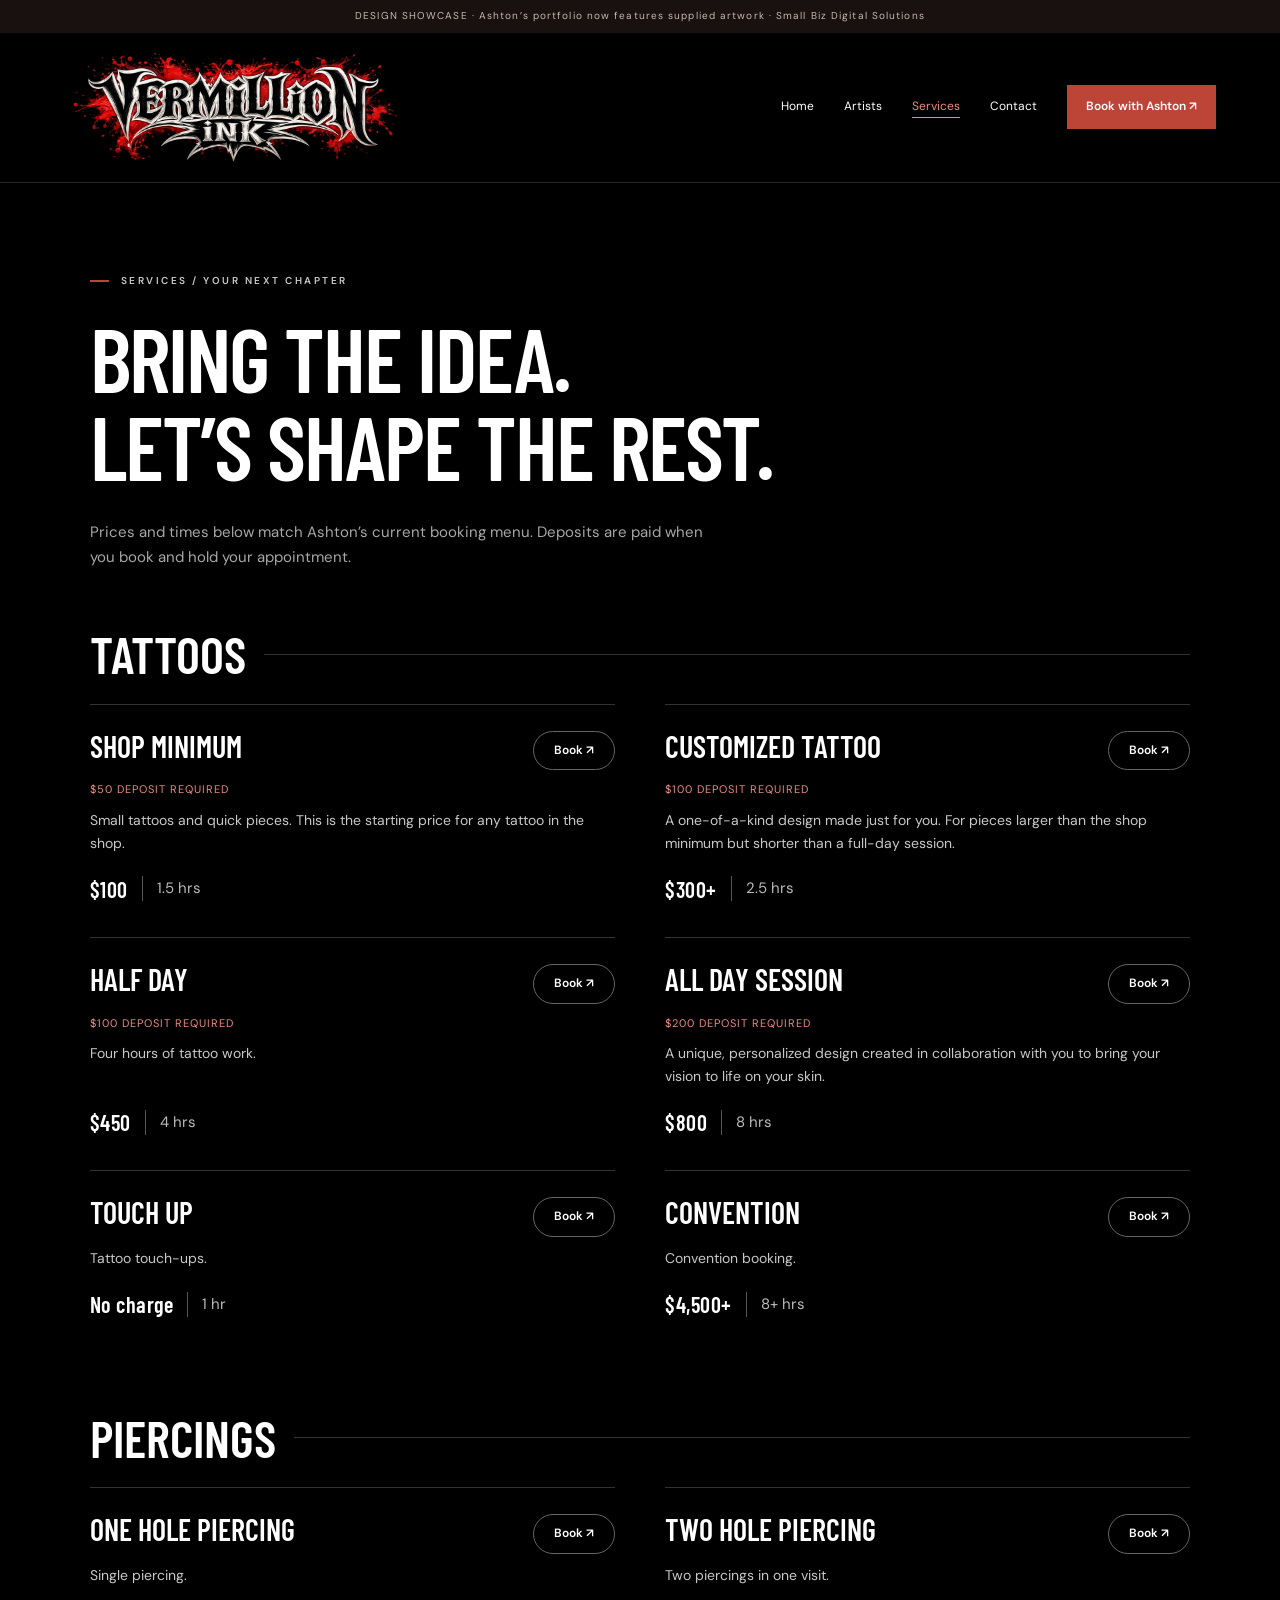
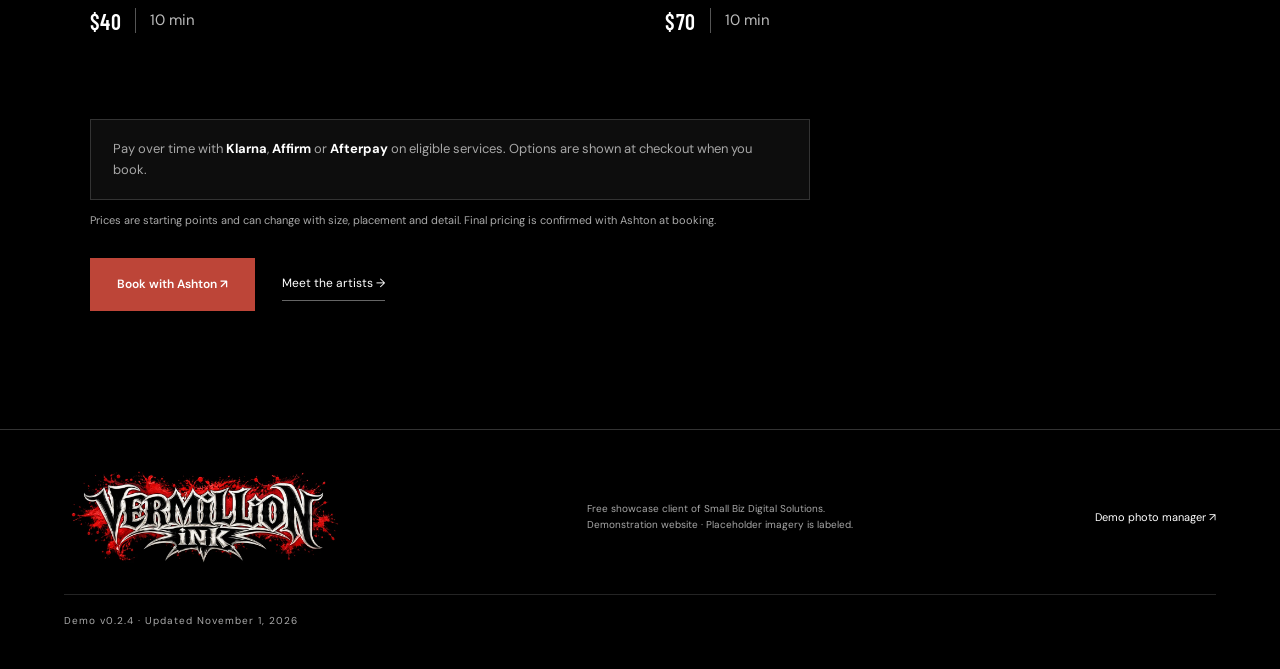
<file: services.html>
<!doctype html>
<html lang="en"><head><meta charset="utf-8"><meta name="viewport" content="width=device-width, initial-scale=1"><meta name="description" content="Tattoo and piercing services, prices and booking at Vermillion Ink with Ashton Vermillion."><title>Services | Vermillion Ink</title><link rel="stylesheet" href="style.css"></head><body>
<a class="skip" href="#main">Skip to content</a><div class="demo">DESIGN SHOWCASE · Ashton’s portfolio now features supplied artwork · Small Biz Digital Solutions</div>
<header><a class="brand brand-with-logo" href="index.html" aria-label="Vermillion Ink home"><img class="studio-logo" src="assets/vermillion-ink-black-logo.webp" alt="Vermillion Ink" width="1020" height="340"></a><button id="menu" aria-expanded="false" aria-controls="nav">Menu +</button><nav id="nav" aria-label="Main"><a href="index.html">Home</a><a href="artists.html">Artists</a><a href="services.html" aria-current="page">Services</a><a href="contact.html">Contact</a><a class="button small" href="https://ashtonvermillion.glossgenius.com" target="_blank" rel="noopener">Book with Ashton ↗</a></nav></header>
<main id="main" class="standalone"><section id="services" class="section"><p class="eyebrow">SERVICES / YOUR NEXT CHAPTER</p><h1>Bring the idea.<br>Let’s shape the rest.</h1><p class="svc-intro">Prices and times below match Ashton’s current booking menu. Deposits are paid when you book and hold your appointment.</p><h2 class="svc-group">Tattoos</h2><div class="svc-list"><article class="svc"><div class="svc-head"><h3>Shop minimum</h3><a class="svc-book" href="https://ashtonvermillion.glossgenius.com" target="_blank" rel="noopener" aria-label="Book Shop Minimum">Book ↗</a></div><p class="svc-deposit">$50 deposit required</p><p class="svc-desc">Small tattoos and quick pieces. This is the starting price for any tattoo in the shop.</p><p class="svc-meta"><strong>$100</strong><span>1.5 hrs</span></p></article><article class="svc"><div class="svc-head"><h3>Customized tattoo</h3><a class="svc-book" href="https://ashtonvermillion.glossgenius.com" target="_blank" rel="noopener" aria-label="Book Customized Tattoo">Book ↗</a></div><p class="svc-deposit">$100 deposit required</p><p class="svc-desc">A one-of-a-kind design made just for you. For pieces larger than the shop minimum but shorter than a full-day session.</p><p class="svc-meta"><strong>$300+</strong><span>2.5 hrs</span></p></article><article class="svc"><div class="svc-head"><h3>Half day</h3><a class="svc-book" href="https://ashtonvermillion.glossgenius.com" target="_blank" rel="noopener" aria-label="Book Half Day">Book ↗</a></div><p class="svc-deposit">$100 deposit required</p><p class="svc-desc">Four hours of tattoo work.</p><p class="svc-meta"><strong>$450</strong><span>4 hrs</span></p></article><article class="svc"><div class="svc-head"><h3>All day session</h3><a class="svc-book" href="https://ashtonvermillion.glossgenius.com" target="_blank" rel="noopener" aria-label="Book All Day Session">Book ↗</a></div><p class="svc-deposit">$200 deposit required</p><p class="svc-desc">A unique, personalized design created in collaboration with you to bring your vision to life on your skin.</p><p class="svc-meta"><strong>$800</strong><span>8 hrs</span></p></article><article class="svc"><div class="svc-head"><h3>Touch up</h3><a class="svc-book" href="https://ashtonvermillion.glossgenius.com" target="_blank" rel="noopener" aria-label="Book Touch Up">Book ↗</a></div><p class="svc-desc">Tattoo touch-ups.</p><p class="svc-meta"><strong>No charge</strong><span>1 hr</span></p></article><article class="svc"><div class="svc-head"><h3>Convention</h3><a class="svc-book" href="https://ashtonvermillion.glossgenius.com" target="_blank" rel="noopener" aria-label="Book Convention">Book ↗</a></div><p class="svc-desc">Convention booking.</p><p class="svc-meta"><strong>$4,500+</strong><span>8+ hrs</span></p></article></div><h2 class="svc-group">Piercings</h2><div class="svc-list"><article class="svc"><div class="svc-head"><h3>One hole piercing</h3><a class="svc-book" href="https://ashtonvermillion.glossgenius.com" target="_blank" rel="noopener" aria-label="Book One Hole Piercing">Book ↗</a></div><p class="svc-desc">Single piercing.</p><p class="svc-meta"><strong>$40</strong><span>10 min</span></p></article><article class="svc"><div class="svc-head"><h3>Two hole piercing</h3><a class="svc-book" href="https://ashtonvermillion.glossgenius.com" target="_blank" rel="noopener" aria-label="Book Two Hole Piercing">Book ↗</a></div><p class="svc-desc">Two piercings in one visit.</p><p class="svc-meta"><strong>$70</strong><span>10 min</span></p></article></div><p class="svc-finance">Pay over time with <strong>Klarna</strong>, <strong>Affirm</strong> or <strong>Afterpay</strong> on eligible services. Options are shown at checkout when you book.</p><p class="caption">Prices are starting points and can change with size, placement and detail. Final pricing is confirmed with Ashton at booking.</p><div class="actions"><a class="button" href="https://ashtonvermillion.glossgenius.com" target="_blank" rel="noopener">Book with Ashton ↗</a><a class="text-link" href="artists.html">Meet the artists →</a></div></section></main>
<footer><a class="brand brand-with-logo" href="index.html" aria-label="Vermillion Ink home"><img class="studio-logo" src="assets/vermillion-ink-black-logo.webp" alt="Vermillion Ink" width="1020" height="340"></a><p>Free showcase client of Small Biz Digital Solutions.<br>Demonstration website · Placeholder imagery is labeled.</p><a href="manage.html">Demo photo manager ↗</a><p class="release-version" id="release-version">Demo v0.2.4 · Updated November 1, 2026</p></footer><dialog id="lightbox" aria-label="Tattoo photograph viewer"><button id="close" aria-label="Close photograph">Close ×</button><button id="previous" aria-label="Previous photograph">←</button><figure><img id="large" alt=""><figcaption id="image-caption"></figcaption></figure><button id="next" aria-label="Next photograph">→</button></dialog><script src="ashton-portfolio.js"></script><script src="app.js"></script></body></html>
</file>
<file: style.css>
@import url('https://fonts.googleapis.com/css2?family=Barlow+Condensed:wght@500;600;700;800&family=DM+Sans:wght@400;500;600;700&display=swap');
:root{color-scheme:dark;--red:#bd4538;--gray:#a7a7a7}*{box-sizing:border-box}html{scroll-behavior:smooth;scroll-padding-top:100px}body{margin:0;background:#000;color:#fff;font:15px/1.65 'DM Sans',Arial,sans-serif}a{color:inherit;text-decoration:none}button,input,select{font:inherit}button,a,input,select{touch-action:manipulation}button{cursor:pointer}a:hover{color:#eb8b80}button:focus-visible,a:focus-visible,input:focus-visible,select:focus-visible{outline:2px solid #f48c7f;outline-offset:5px}.demo{font-size:10px;text-align:center;padding:8px 20px;letter-spacing:1.1px;background:#191010;color:#c6b7b5}header{display:flex;align-items:center;justify-content:space-between;padding:24px 5%;background:#000;border-bottom:1px solid #262626;position:relative;z-index:5}.brand{font-family:'Barlow Condensed',Impact,sans-serif;font-size:30px;line-height:1;font-weight:700;letter-spacing:1px}.brand span{display:block;font:9px/2.5 'DM Sans',sans-serif;letter-spacing:4px;color:#aaa}nav{display:flex;align-items:center;gap:30px;font-size:12px}#menu{display:none}h1,h2,h3{font-family:'Barlow Condensed',Impact,sans-serif;text-transform:uppercase;font-weight:600;line-height:.98;margin:0}h1{font-size:clamp(72px,8.5vw,138px);letter-spacing:-2px}h2{font-size:clamp(48px,5vw,78px)}h3{font-size:44px}em{font-style:normal;color:var(--red)}p{color:var(--gray)}.eyebrow{font-size:10px;letter-spacing:2.5px;font-weight:600;color:#c9c9c9;margin:0 0 25px}.eyebrow:before{content:'';display:inline-block;width:19px;height:2px;background:var(--red);vertical-align:middle;margin-right:12px}.hero{position:relative;min-height:690px;height:78vh;max-height:960px;display:flex;align-items:center;overflow:hidden}.hero>img{position:absolute;width:68%;height:100%;object-fit:cover;right:0;filter:grayscale(1);object-position:50% 40%}.hero-shade{position:absolute;inset:0;background:linear-gradient(90deg,#000 8%,#000d 28%,#0003 65%),linear-gradient(0deg,#000,transparent 30%)}.hero-copy{position:relative;padding:60px 7%;z-index:1}.hero-copy>p:not(.eyebrow){font-size:16px;margin:28px 0}.actions{display:flex;align-items:center;gap:27px;flex-wrap:wrap;margin:28px 0}.button{display:inline-flex;justify-content:center;background:var(--red);color:#fff;padding:16px 26px;font-size:12px;font-weight:600;border:1px solid var(--red)}.button:hover{background:#99372d;color:white}.button.small{padding:11px 18px}.text-link{font-size:12px;background:none;border:0;border-bottom:1px solid #666;padding:6px 0;color:white;display:inline-block}.photo-note{position:absolute;bottom:75px;right:5%;font-size:9px;letter-spacing:1.3px;color:#ccc}.hero-bottom{position:absolute;bottom:22px;left:7%;right:5%;display:flex;justify-content:space-between;font-size:9px;letter-spacing:2px;color:#999}.section{padding:90px 7%;border-top:1px solid #242424}.section-head{display:flex;align-items:flex-end;justify-content:space-between;gap:40px;margin-bottom:38px}.section-head p{max-width:350px;font-size:13px}.section-head .text-link{margin-right:20px}.filmstrip{display:flex;gap:18px;overflow:auto;padding-bottom:15px;scrollbar-width:thin}.tile{position:relative;padding:0;border:0;background:#000;color:white;text-align:left;flex:0 0 28%;min-width:230px;overflow:hidden}.tile img{width:100%;height:370px;object-fit:cover;filter:grayscale(.85);display:block;transition:filter .4s,transform .4s}.tile:hover img{filter:grayscale(0);transform:scale(1.025)}.tile .label{display:flex;justify-content:space-between;padding:13px 1px;font-size:11px;letter-spacing:1px}.tile small{color:#aaa;font-size:9px}.caption{font-size:11px;line-height:1.7;color:#aaa}.artist{display:grid;grid-template-columns:1fr 1fr;gap:8%;align-items:center;margin-top:60px}.artist-visual{position:relative;height:460px;background:#111}.artist-visual img{width:100%;height:100%;object-fit:cover;filter:grayscale(1)}.artist-visual .photo-note{bottom:15px}.artist h3{font-size:70px}.artist p{max-width:410px}.resident{border-top:1px solid #303030;margin-top:70px;padding-top:35px;display:flex;align-items:center;gap:50px;flex-wrap:wrap}.resident>div{max-width:570px}.resident h3{font-size:40px}.services{display:grid;grid-template-columns:repeat(3,1fr);gap:40px;margin:50px 0 30px}.services article{border-top:1px solid #555;padding-top:20px}.services span{color:var(--red);font-size:12px}.services h3{font-size:30px;margin-top:25px}.services p{font-size:13px}.contact h2{font-size:clamp(65px,8vw,120px);margin-bottom:35px}.contact-details{display:grid;grid-template-columns:repeat(3,1fr);gap:30px;margin-top:60px;font-size:13px}.contact-details .eyebrow{margin-bottom:12px}footer{border-top:1px solid #333;padding:40px 5%;display:flex;justify-content:space-between;align-items:center;gap:30px;font-size:11px}footer p{font-size:10px}dialog{border:0;background:#000;color:white;width:100vw;height:100dvh;max-width:none;max-height:none;padding:55px 4%;margin:0}dialog[open]{display:flex;align-items:center;justify-content:center;gap:15px}dialog::backdrop{background:#000e}dialog figure{margin:0;max-width:85%;text-align:center}dialog figure img{max-width:100%;max-height:78dvh;object-fit:contain}dialog button{background:#161616;color:white;border:1px solid #555;padding:12px}#close{position:absolute;right:25px;top:15px}figcaption{font-size:12px;color:#bbb}.skip{position:fixed;top:-100px;left:20px;z-index:100;background:white;color:black;padding:10px}.skip:focus{top:10px}.portfolio-intro{padding:70px 7% 30px}.filters{display:flex;gap:10px;flex-wrap:wrap;margin:30px 0}.filters button,.manager button{background:#000;color:white;border:1px solid #555;padding:9px 17px}.filters button[aria-pressed=true]{background:var(--red);border-color:var(--red)}.grid{display:grid;grid-template-columns:repeat(3,1fr);gap:26px;padding:0 7% 70px}.grid .tile{min-width:0}.grid .tile img{height:410px}.manager{padding:50px 7%;max-width:1200px}.manager h1{font-size:65px}.manager label{display:block;margin:16px 0}.manager input,.manager select{background:#111;border:1px solid #555;color:white;padding:10px;max-width:100%;width:100%}.manage-grid{display:grid;grid-template-columns:repeat(3,1fr);gap:20px}.manage-card{border:1px solid #333;padding:15px}.manage-card img{height:170px;width:100%;object-fit:cover}.manage-card input[type=checkbox]{width:auto}.status{color:#e88e80}body:has(dialog[open]){overflow:hidden}@media(max-width:800px){header{padding:20px 6%;flex-wrap:wrap}#menu{display:block;color:white;background:none;border:1px solid #555;padding:8px 14px}nav{display:none;flex-basis:100%;padding-top:22px;flex-direction:column;align-items:flex-start;gap:18px}nav.open{display:flex}.hero{min-height:640px;height:80vh}.hero>img{width:100%;opacity:.65}.hero-shade{background:linear-gradient(90deg,#000b,#0004),linear-gradient(0deg,#000,transparent 70%)}.hero-copy{padding:65px 7%}.hero-bottom span:last-child{display:none}.hero .photo-note{bottom:60px}.section{padding:60px 7%}.section-head{display:block}.section-head>div+div,.section-head>p{margin-top:25px}.tile{flex-basis:75%}.tile img{height:340px}.artist{grid-template-columns:1fr;gap:30px}.artist-visual{height:350px}.artist h3{font-size:56px}.services,.contact-details{grid-template-columns:1fr;gap:25px}.services{margin-top:35px}.services h3{margin-top:15px}.resident{gap:15px}footer{align-items:flex-start;flex-direction:column}.grid{grid-template-columns:repeat(2,1fr);gap:14px}.grid .tile img{height:260px}.manage-grid{grid-template-columns:1fr}.demo{font-size:8px}.photo-note{font-size:8px}.hero-copy .eyebrow{font-size:8px}h1{font-size:84px}.grid .label{font-size:9px;display:block}dialog figure{max-width:72%}dialog button{padding:8px}}@media(prefers-reduced-motion:reduce){html{scroll-behavior:auto}*{transition:none!important}}

nav a[aria-current="page"]{color:#ed8b80;text-decoration:underline;text-underline-offset:7px}.standalone{min-height:65vh}.standalone h1{font-size:clamp(56px,7vw,100px);margin-bottom:30px}.standalone .section{border-top:0}@media(min-width:801px) and (max-width:1100px){nav{gap:16px}header{padding-left:4%;padding-right:4%}.brand{font-size:26px}}

.brand-with-logo{display:flex;align-items:center;gap:16px}.studio-logo{display:block;width:86px;height:80px;object-fit:contain;flex-shrink:0}.brand .brand-wordmark{font-family:"Barlow Condensed",Impact,sans-serif;font-size:28px;line-height:1;font-weight:700;letter-spacing:1px;color:white}.brand .brand-wordmark>span{font:9px/2.5 "DM Sans",sans-serif;letter-spacing:4px;color:#aaa}header{padding-top:14px;padding-bottom:14px}footer .studio-logo{width:74px;height:69px}@media(max-width:1100px) and (min-width:801px){.brand-with-logo{gap:10px}.studio-logo{width:60px;height:56px}.brand .brand-wordmark{font-size:23px}nav{gap:15px}}@media(max-width:800px){.studio-logo{width:69px;height:64px}.brand .brand-wordmark{font-size:24px}.brand-with-logo{gap:12px}}@media(max-width:370px){header .brand-wordmark{display:none}}

header .studio-logo{width:340px;height:auto;max-width:100%;aspect-ratio:3/1}footer .studio-logo{width:280px;height:auto;aspect-ratio:3/1}.brand-with-logo{display:block;flex-shrink:0}header{gap:25px;padding-top:18px;padding-bottom:18px}@media(max-width:1100px) and (min-width:801px){header .studio-logo{width:280px}nav{gap:16px}}@media(max-width:800px){header .studio-logo{width:250px}footer .studio-logo{width:250px}header{gap:12px}}@media(max-width:370px){header .studio-logo{width:210px}}

.hero>img{width:57%;height:100%;object-fit:contain;object-position:65% center;filter:none}.hero-shade{background:linear-gradient(90deg,#000 15%,#000f 32%,#0008 49%,#0000 68%),linear-gradient(0deg,#000 0%,transparent 23%)}.hero-copy{max-width:76%}.hero .photo-note{color:#bbb}@media(max-width:800px){.hero{height:auto;min-height:820px;align-items:flex-end}.hero>img{width:100%;height:67%;top:0;right:0;object-fit:cover;object-position:50% 30%;opacity:1}.hero-shade{background:linear-gradient(0deg,#000 25%,#000e 38%,#0005 60%,#0000 85%)}.hero-copy{max-width:100%;padding:320px 7% 110px}.hero-copy h1{font-size:76px}.hero .photo-note{bottom:65px;left:7%;right:auto}.hero-bottom{bottom:22px}}

footer{flex-wrap:wrap}footer .release-version{flex:0 0 100%;width:100%;border-top:1px solid #242424;padding-top:18px;margin:0;color:#aaa;font-size:10px;letter-spacing:1px}@media(max-width:800px){footer .release-version{flex-basis:auto}}

.grid .tile.artist-work img{filter:none;object-fit:contain;background:#090909;height:470px}.grid .tile.artist-work:hover img{filter:none;transform:none}@media(max-width:800px){.grid .tile.artist-work img{height:320px}}@media(max-width:480px){#portfolio-grid[data-artist="ashton"]{grid-template-columns:1fr}.grid .tile.artist-work img{height:auto;max-height:650px}}

.biography-intro{display:grid;grid-template-columns:minmax(0,1.2fr) minmax(0,1fr);gap:6%;align-items:center}.biography-copy>.eyebrow{margin-top:28px}.biography-photo{margin:0}.biography-photo img{display:block;width:100%;height:auto}.biography-intro h1{font-size:clamp(56px,6vw,90px)}@media(max-width:800px){.biography-intro{grid-template-columns:1fr;gap:32px}.biography-photo{max-width:600px}.biography-intro h1{font-size:64px}}

.artist-visual.featured-portrait{display:block;height:auto;background:#000}.artist-visual.featured-portrait img{display:block;width:100%;height:auto;filter:none}.featured-portrait:hover{opacity:.95}

.svc-intro{max-width:620px;font-size:15px;margin:0 0 10px}.svc-group{font-size:clamp(36px,4vw,52px);margin:60px 0 24px;display:flex;align-items:center;gap:18px}.svc-group:after{content:"";flex:1;height:1px;background:#333}.svc-list{display:grid;grid-template-columns:repeat(2,1fr);gap:0 50px}.svc{border-top:1px solid #333;padding:26px 0 30px;display:flex;flex-direction:column}.svc-head{display:flex;justify-content:space-between;align-items:flex-start;gap:20px}.svc h3{font-size:30px;line-height:1.05}.svc-book{flex-shrink:0;font-size:12px;font-weight:600;border:1px solid #666;border-radius:999px;padding:9px 20px;white-space:nowrap}.svc-book:hover{border-color:var(--red);background:var(--red);color:#fff}.svc-deposit{font-size:11px;letter-spacing:1px;text-transform:uppercase;color:#eb8b80;margin:10px 0 0}.svc-desc{font-size:14px;margin:10px 0 16px;color:#c8c8c8}.svc-meta{margin:auto 0 0;display:flex;align-items:center;gap:14px;color:#fff;font-size:15px}.svc-meta strong{font-size:22px;font-family:"Barlow Condensed",Impact,sans-serif;font-weight:600;letter-spacing:.5px}.svc-meta span{border-left:1px solid #555;padding-left:14px;color:#bbb}.svc-finance{margin:50px 0 10px;padding:18px 22px;border:1px solid #333;background:#0d0d0d;font-size:13px;max-width:720px}.svc-finance strong{color:#fff}@media(max-width:800px){.svc-list{grid-template-columns:1fr}.svc h3{font-size:26px}.svc-group{margin-top:45px}}
</file>
